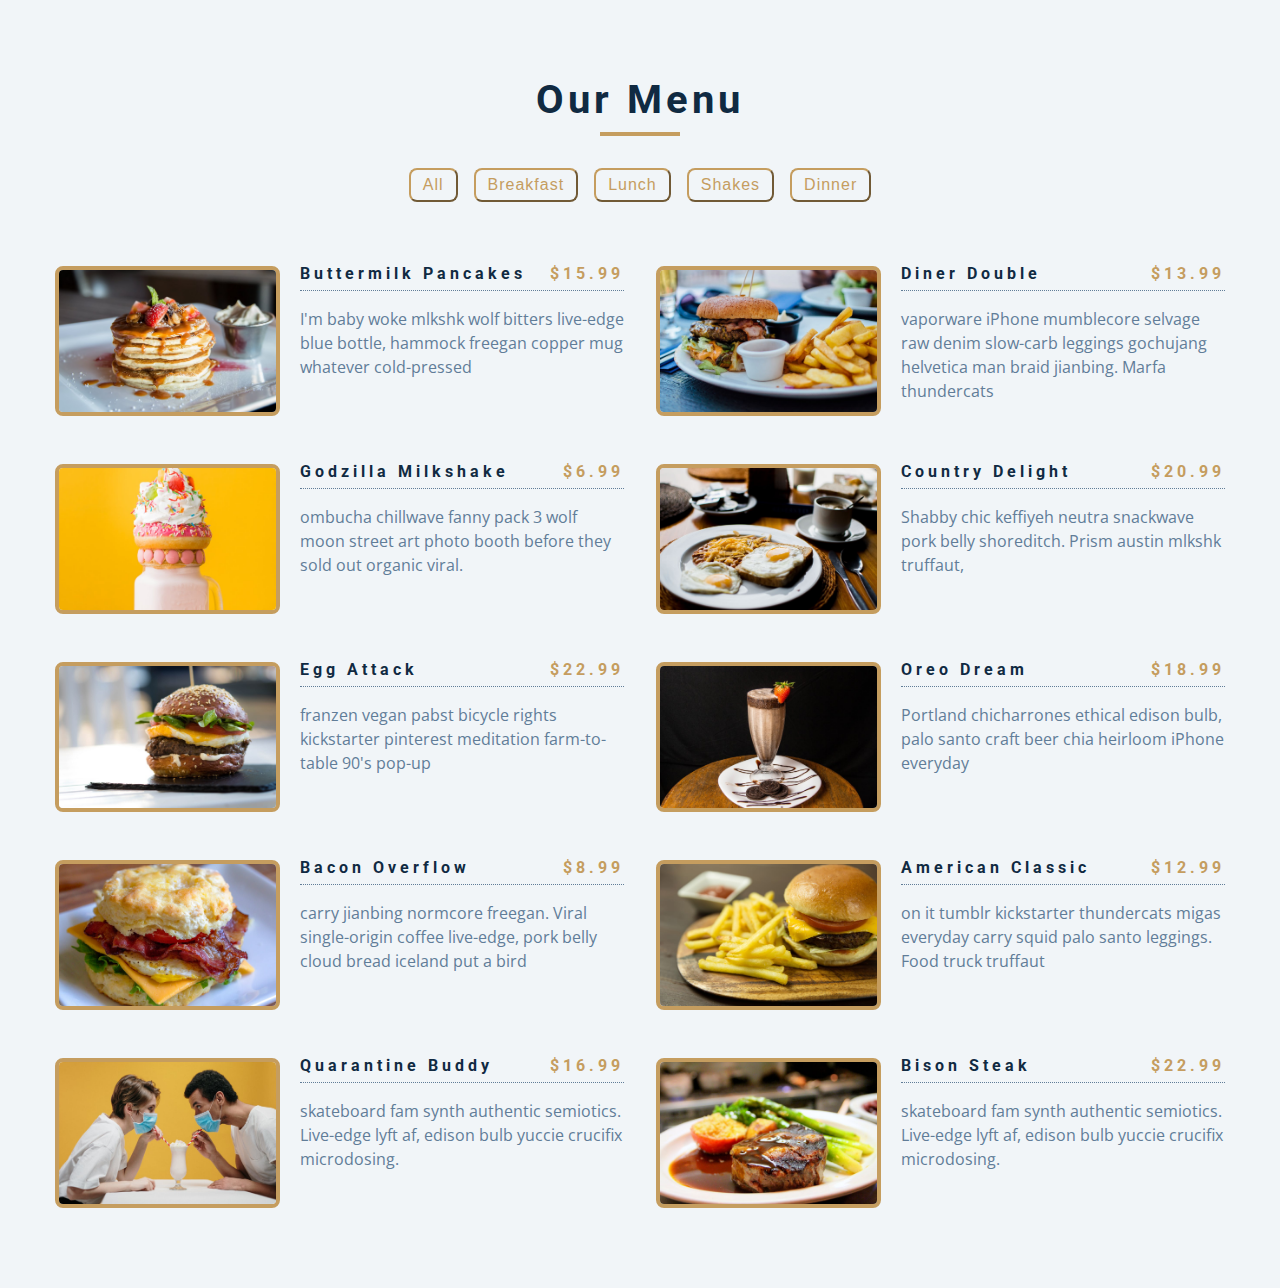
<file: 10.menue/index.html>
<!DOCTYPE html>
<html lang="en">
  <head>
    <meta charset="UTF-8" />
    <meta name="viewport" content="width=device-width, initial-scale=1.0" />
    <title>Menu</title>
    <!-- font-awesome -->
    <link
      rel="stylesheet"
      href="https://cdnjs.cloudflare.com/ajax/libs/font-awesome/5.14.0/css/all.min.css"
    />
    <!-- styles -->
    <link rel="stylesheet" href="styles.css" />
  </head>
  <body>
    <section class="menu">
      <!-- title -->
      <div class="title">
        <h2>our menu</h2>
        <div class="underline"></div>
      </div>
      <!-- filter buttons -->
      <div class="btn-container">
        <!-- <button type="button" class="filter-btn" data-id="all">all</button>
        <button type="button" class="filter-btn" data-id="breakfast">
          breakfast
        </button>
        <button type="button" class="filter-btn" data-id="lunch">lunch</button>
        <button type="button" class="filter-btn" data-id="shakes">
          shakes
        </button> -->
      </div>
      <!-- menu items -->
      <div class="section-center">
        <!-- single item -->
        <article class="menu-item">
          <img src="./menu-item.jpeg" alt="menu item" class="photo" />
          <div class="item-info">
            <header>
              <h4>buttermilk pancakes</h4>
              <h4 class="price">$15</h4>
            </header>
            <p class="item-text">
              Lorem ipsum dolor sit amet consectetur adipisicing elit.
              Repudiandae, sint quam. Et reprehenderit fugiat nesciunt inventore
              laboriosam excepturi! Quo, officia.
            </p>
          </div>
        </article>
        <!-- end of single item -->
        <!-- single item -->
        <!-- <article class="menu-item">
          <img src="./menu-item.jpeg" alt="menu item" class="photo" />
          <div class="item-info">
            <header>
              <h4>buttermilk pancakes</h4>
              <h4 class="price">$15</h4>
            </header>
            <p class="item-text">
              Lorem ipsum dolor sit amet consectetur adipisicing elit.
              Repudiandae, sint quam. Et reprehenderit fugiat nesciunt inventore
              laboriosam excepturi! Quo, officia.
            </p>
          </div>
        </article> -->
        <!-- end of single item -->
        <!-- single item -->
        <!-- <article class="menu-item">
          <img src="./menu-item.jpeg" alt="menu item" class="photo" />
          <div class="item-info">
            <header>
              <h4>buttermilk pancakes</h4>
              <h4 class="price">$15</h4>
            </header>
            <p class="item-text">
              Lorem ipsum dolor sit amet consectetur adipisicing elit.
              Repudiandae, sint quam. Et reprehenderit fugiat nesciunt inventore
              laboriosam excepturi! Quo, officia.
            </p>
          </div>
        </article> -->
        <!-- end of single item -->
      </div>
    </section>
    <!-- javascript -->
    <script src="app.js"></script>
  </body>
</html>
</file>
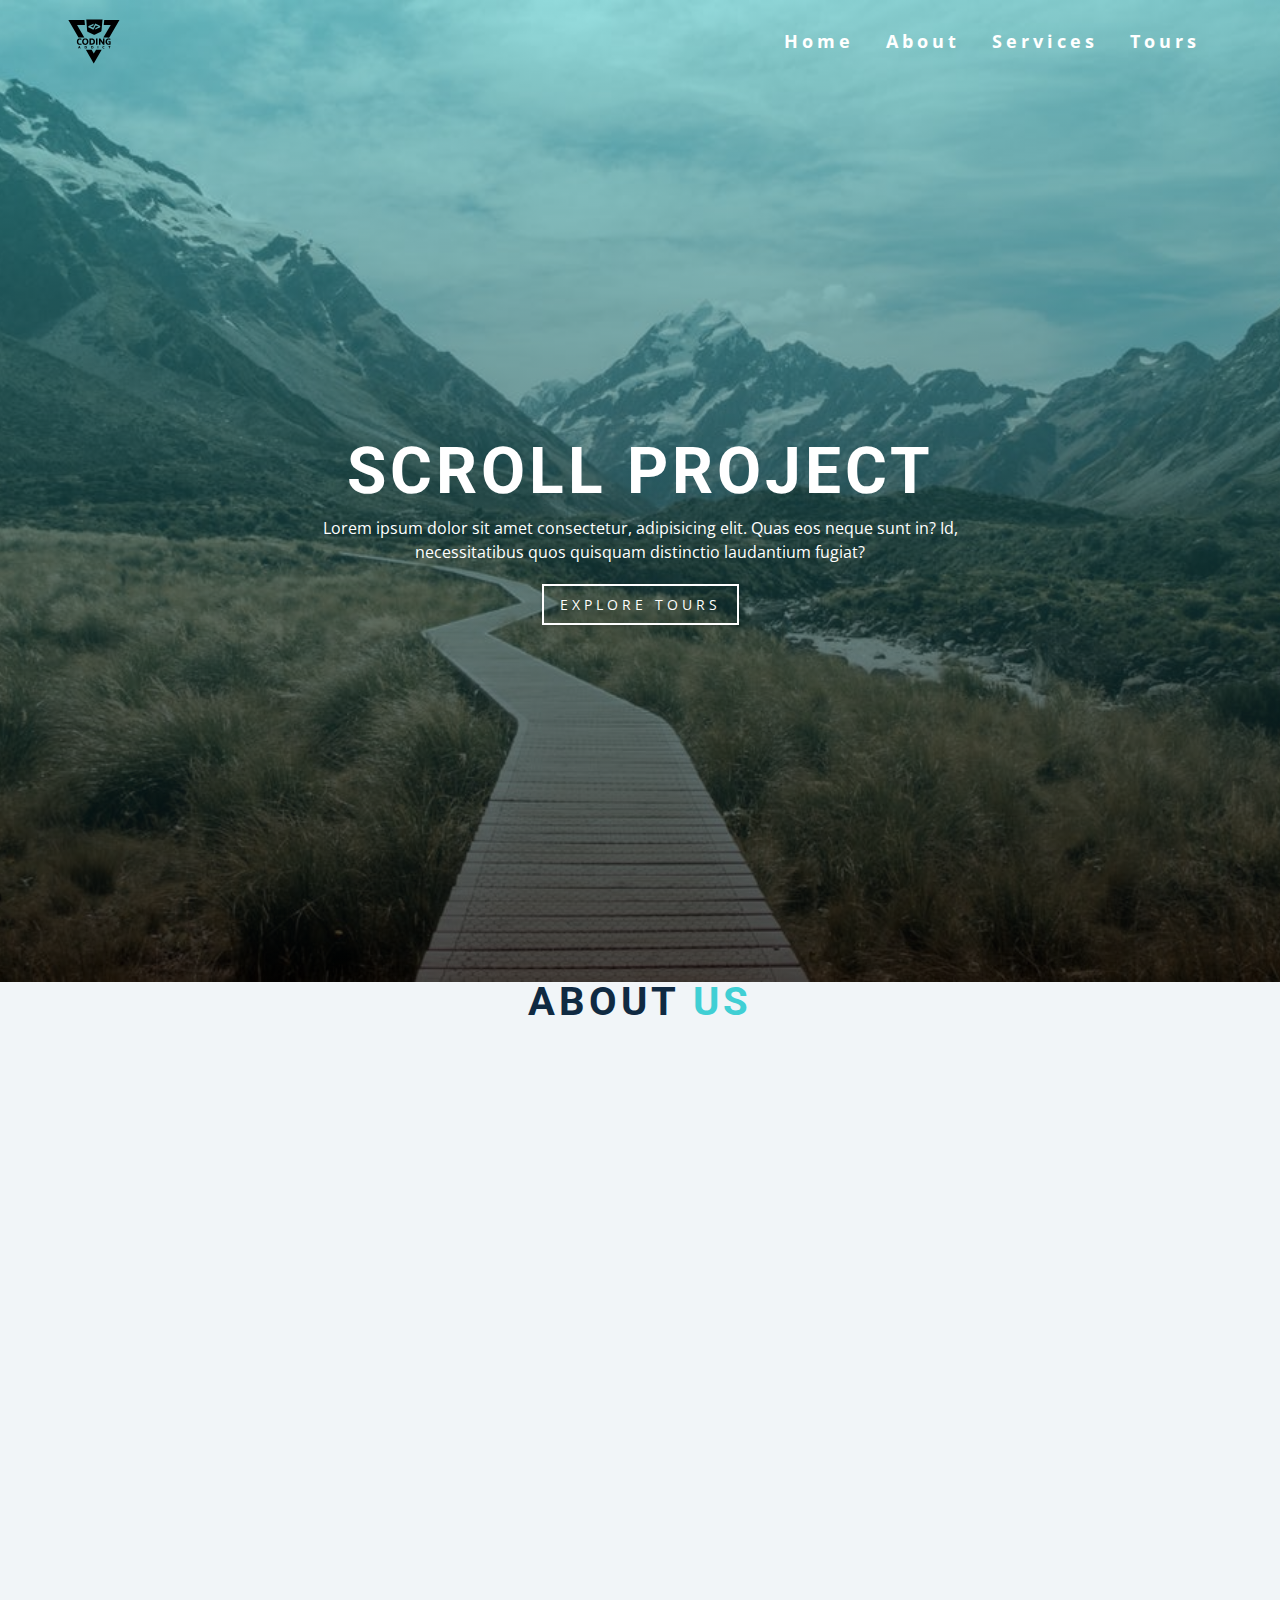
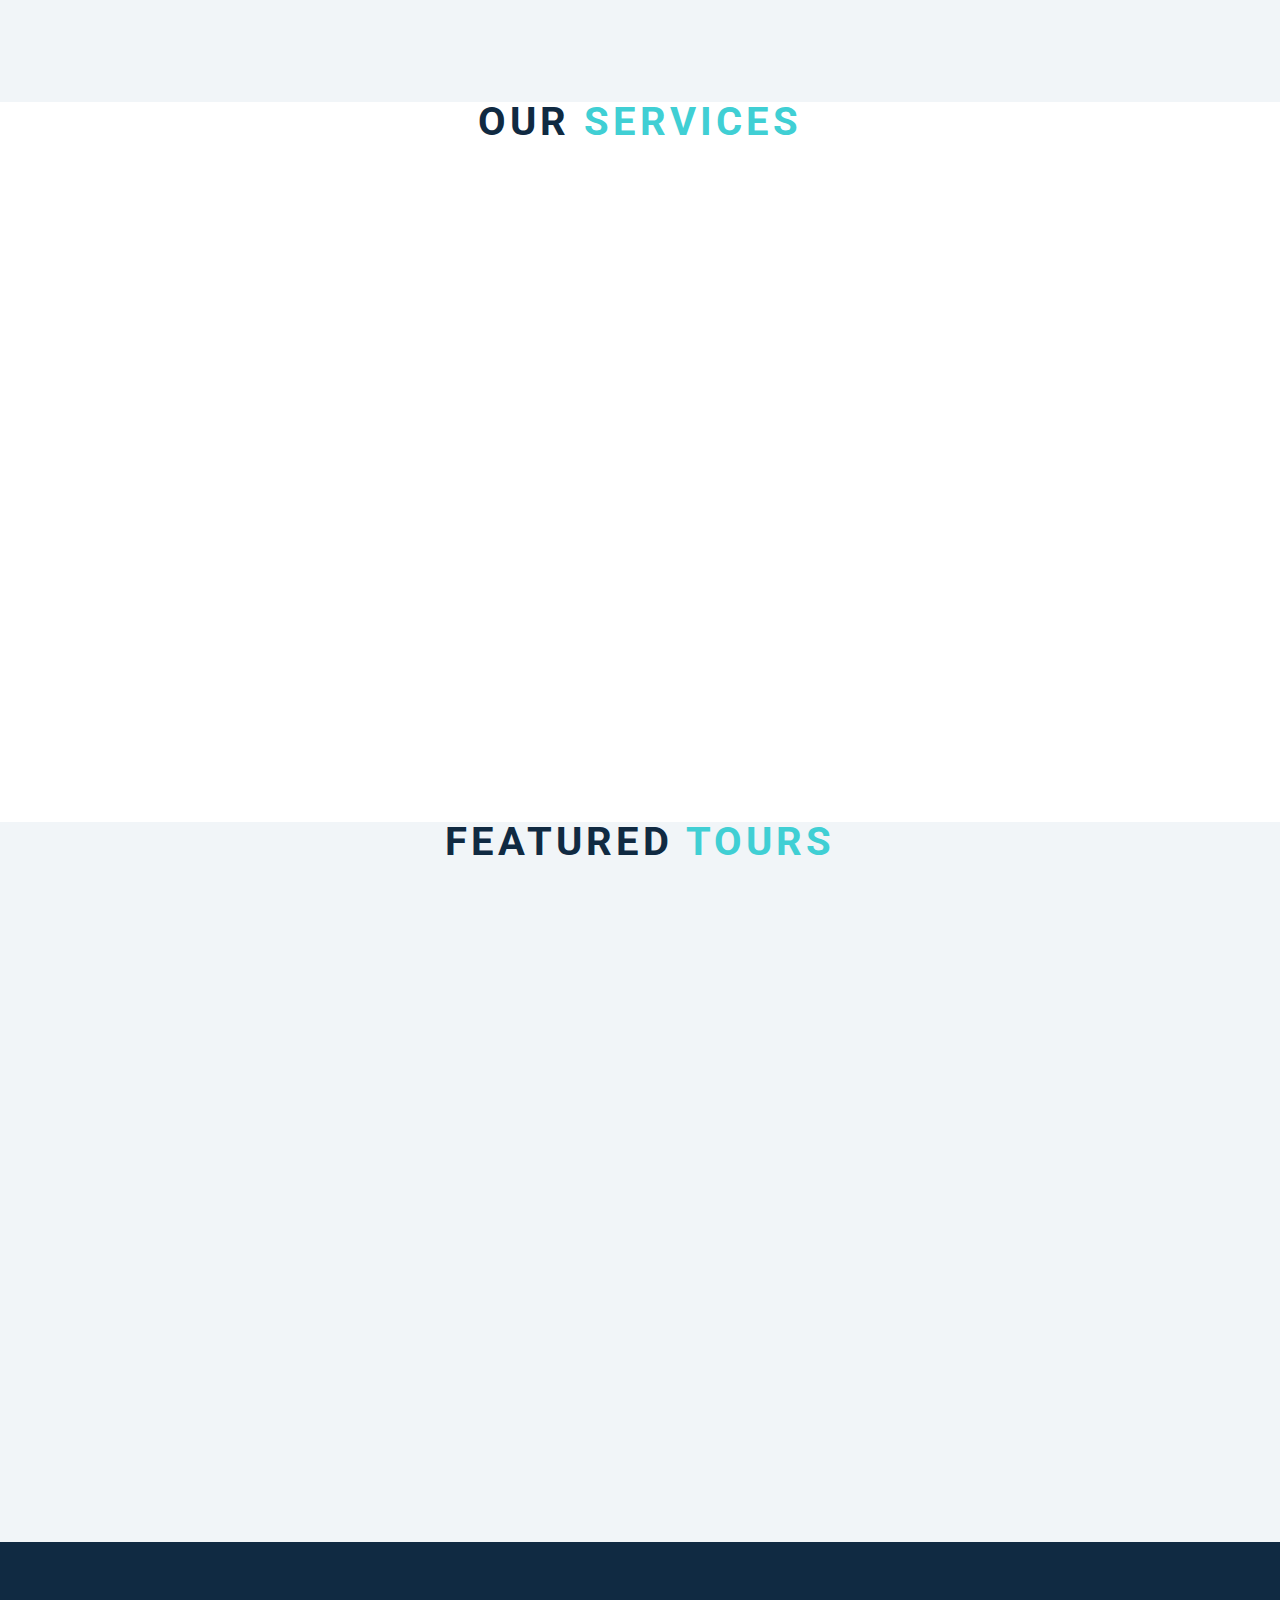
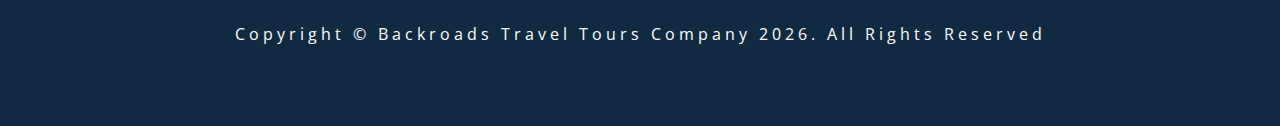
<file: 12.scroll/index.html>
<!DOCTYPE html>
<html lang="en">
  <head>
    <meta charset="UTF-8" />
    <meta name="viewport" content="width=device-width, initial-scale=1.0" />
    <title>Scroll</title>
    <!-- font-awesome -->
    <link
      rel="stylesheet"
      href="https://cdnjs.cloudflare.com/ajax/libs/font-awesome/5.14.0/css/all.min.css"
    />
    <!-- styles -->
    <link rel="stylesheet" href="styles.css" />
  </head>
  <body>
    <header id="home">
      <!-- navbar -->
      <nav id="nav">
        <div class="nav-center">
          <!-- nav header -->
          <div class="nav-header">
            <img src="./logo.svg" class="logo" alt="logo" />
            <button class="nav-toggle">
              <i class="fas fa-bars"></i>
            </button>
          </div>
          <!-- links -->
          <div class="links-container">
            <ul class="links">
              <li>
                <a href="#home" class="scroll-link">home</a>
              </li>
              <li>
                <a href="#about" class="scroll-link">about</a>
              </li>
              <li>
                <a href="#services" class="scroll-link">services</a>
              </li>
              <li>
                <a href="#tours" class="scroll-link">tours</a>
              </li>
            </ul>
          </div>
        </div>
      </nav>
      <!-- banner -->
      <div class="banner">
        <div class="container">
          <h1>scroll project</h1>
          <p>
            Lorem ipsum dolor sit amet consectetur, adipisicing elit. Quas eos
            neque sunt in? Id, necessitatibus quos quisquam distinctio
            laudantium fugiat?
          </p>
          <a href="#tours" class="scroll-link btn btn-white">explore tours</a>
        </div>
      </div>
    </header>
    <!-- about -->
    <section id="about" class="section">
      <div class="title">
        <h2>about <span>us</span></h2>
      </div>
    </section>
    <!-- services -->
    <section id="services" class="section">
      <div class="title">
        <h2>our <span>services</span></h2>
      </div>
    </section>
    <!-- contact -->
    <section id="tours" class="section">
      <div class="title">
        <h2>featured <span>tours</span></h2>
      </div>
    </section>
    <!-- footer -->
    <footer class="section">
      <p>
        copyright &copy; backroads travel tours company
        <span id="date"></span>. all rights reserved
      </p>
    </footer>
    <a class="scroll-link top-link" href="#home">
      <i class="fas fa-arrow-up"></i>
    </a>
    <!-- javascript -->
    <script src="app.js"></script>
  </body>
</html>
</file>
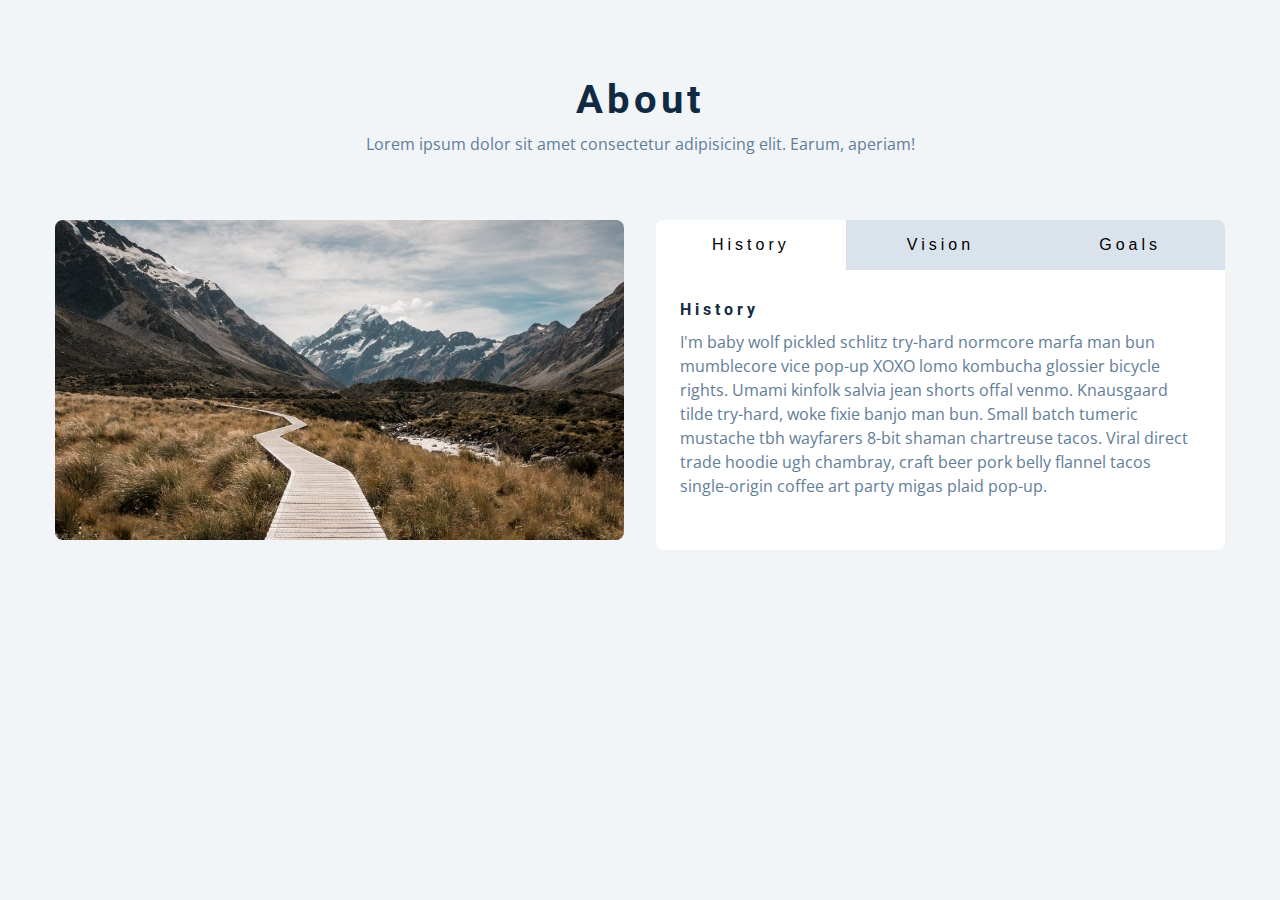
<file: 13.tabs/index.html>
<!DOCTYPE html>
<html lang="en">
  <head>
    <meta charset="UTF-8" />
    <meta name="viewport" content="width=device-width, initial-scale=1.0" />
    <title>Tabs</title>

    <!-- styles -->
    <link rel="stylesheet" href="styles.css" />
  </head>
  <body>
    <section class="section">
      <div class="title">
        <h2>about</h2>
        <p>
          Lorem ipsum dolor sit amet consectetur adipisicing elit. Earum,
          aperiam!
        </p>
      </div>

      <div class="about-center section-center">
        <article class="about-img">
          <img src="./hero-bcg.jpeg" alt="" />
        </article>
        <article class="about">
          <!-- btn container -->
          <div class="btn-container">
            <button class="tab-btn active" data-id="history">history</button>
            <button class="tab-btn" data-id="vision">vision</button>
            <button class="tab-btn" data-id="goals">goals</button>
          </div>
          <div class="about-content">
            <!-- single item -->
            <div class="content active" id="history">
              <h4>history</h4>
              <p>
                I'm baby wolf pickled schlitz try-hard normcore marfa man bun
                mumblecore vice pop-up XOXO lomo kombucha glossier bicycle
                rights. Umami kinfolk salvia jean shorts offal venmo. Knausgaard
                tilde try-hard, woke fixie banjo man bun. Small batch tumeric
                mustache tbh wayfarers 8-bit shaman chartreuse tacos. Viral
                direct trade hoodie ugh chambray, craft beer pork belly flannel
                tacos single-origin coffee art party migas plaid pop-up.
              </p>
            </div>
            <!-- end of single item -->
            <!-- single item -->
            <div class="content" id="vision">
              <h4>vision</h4>
              <p>
                Man bun PBR&B keytar copper mug prism, hell of helvetica. Synth
                crucifix offal deep v hella biodiesel. Church-key listicle
                polaroid put a bird on it chillwave palo santo enamel pin,
                tattooed meggings franzen la croix cray. Retro yr aesthetic four
                loko tbh helvetica air plant, neutra palo santo tofu mumblecore.
                Hoodie bushwick pour-over jean shorts chartreuse shabby chic.
                Roof party hammock master cleanse pop-up truffaut, bicycle
                rights skateboard affogato readymade sustainable deep v
                live-edge schlitz narwhal.
              </p>
              <ul>
                <li>list item</li>
                <li>list item</li>
                <li>list item</li>
              </ul>
            </div>
            <!-- end of single item -->
            <!-- single item -->
            <div class="content" id="goals">
              <h4>goals</h4>
              <p>
                Chambray authentic truffaut, kickstarter brunch taxidermy vape
                heirloom four dollar toast raclette shoreditch church-key.
                Poutine etsy tote bag, cred fingerstache leggings cornhole
                everyday carry blog gastropub. Brunch biodiesel sartorial mlkshk
                swag, mixtape hashtag marfa readymade direct trade man braid
                cold-pressed roof party. Small batch adaptogen coloring book
                heirloom. Letterpress food truck hammock literally hell of wolf
                beard adaptogen everyday carry. Dreamcatcher pitchfork yuccie,
                banh mi salvia venmo photo booth quinoa chicharrones.
              </p>
            </div>
            <!-- end of single item -->
          </div>
        </article>
      </div>
    </section>
    <!-- javascript -->
    <script src="app.js"></script>
  </body>
</html>
</file>
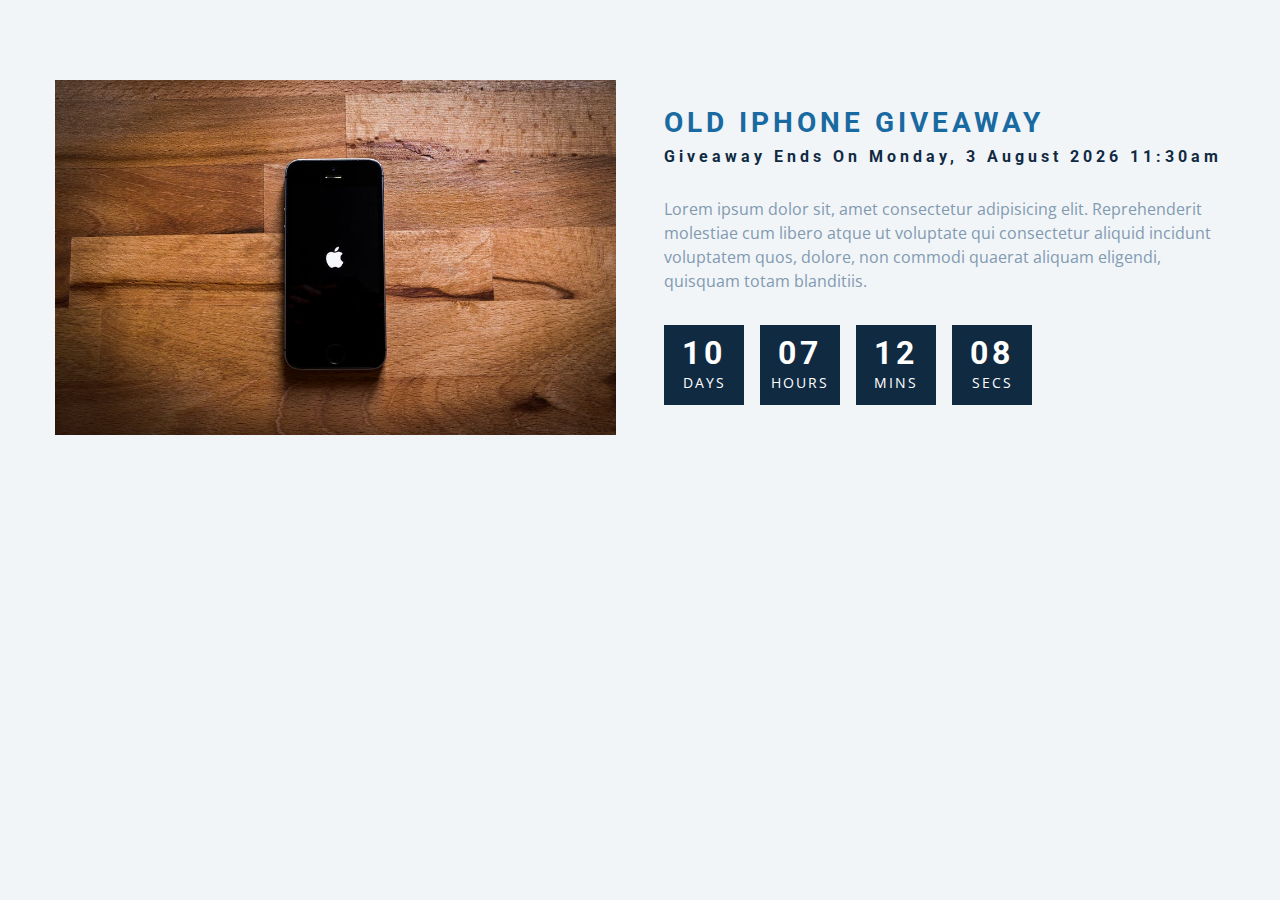
<file: 14.countdown timer/index.html>
<!DOCTYPE html>
<html lang="en">
  <head>
    <meta charset="UTF-8" />
    <meta name="viewport" content="width=device-width, initial-scale=1.0" />
    <title>Countdown</title>

    <!-- styles -->
    <link rel="stylesheet" href="styles.css" />
  </head>
  <body>
    <section class="section-center">
      <!-- image -->
      <article class="gift-img">
        <img src="./gift.jpeg" alt="gift" />
      </article>
      <!-- info -->
      <article class="gift-info">
        <h3>old iphone giveaway</h3>
        <h4 class="giveaway">
          giveaway ends on Sunday, 24 April 2020, 8:00am
        </h4>
        <p>
          Lorem ipsum dolor sit, amet consectetur adipisicing elit.
          Reprehenderit molestiae cum libero atque ut voluptate qui consectetur
          aliquid incidunt voluptatem quos, dolore, non commodi quaerat aliquam
          eligendi, quisquam totam blanditiis.
        </p>
        <div class="deadline">
          <!-- days -->
          <div class="deadline-format">
            <div>
              <h4 class="days">34</h4>
              <span>days</span>
            </div>
          </div>
          <!-- end of days -->
          <!-- days -->
          <div class="deadline-format">
            <div>
              <h4 class="hours">34</h4>
              <span>hours</span>
            </div>
          </div>
          <!-- end of days -->
          <!-- minutes -->
          <div class="deadline-format">
            <div>
              <h4 class="minutes">34</h4>
              <span>mins</span>
            </div>
          </div>
          <!-- end of days -->
          <!-- minutes -->
          <div class="deadline-format">
            <div>
              <h4 class="seconds">34</h4>
              <span>secs</span>
            </div>
          </div>
          <!-- end of days -->
        </div>
      </article>
    </section>
    <!-- javascript -->
    <script src="app.js"></script>
  </body>
</html>
</file>
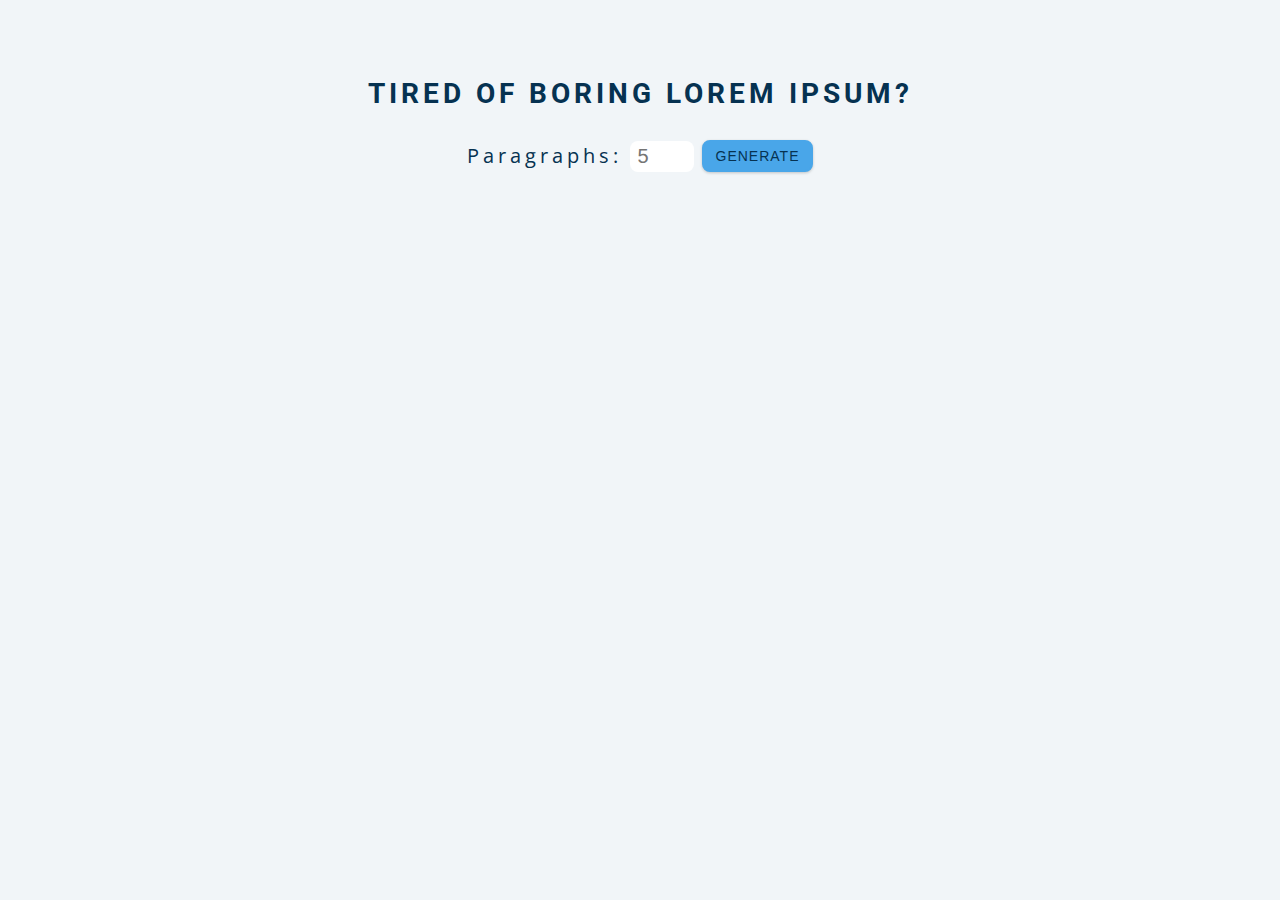
<file: 15.lorem ipsum/index.html>
<!DOCTYPE html>
<html lang="en">
  <head>
    <meta charset="UTF-8" />
    <meta name="viewport" content="width=device-width, initial-scale=1.0" />
    <title>Lorem Ipsum</title>

    <!-- styles -->
    <link rel="stylesheet" href="styles.css" />
  </head>
  <body>
    <section class="section-center">
      <h3>tired of boring lorem ipsum?</h3>
      <form class="lorem-form">
        <label for="amount">paragraphs:</label>
        <input type="number" name="amount" id="amount" placeholder="5" />
        <button type="submit" class="btn">generate</button>
      </form>
      <article class="lorem-text"></article>
    </section>

    <!-- javascript -->
    <script src="app.js"></script>
  </body>
</html>
</file>
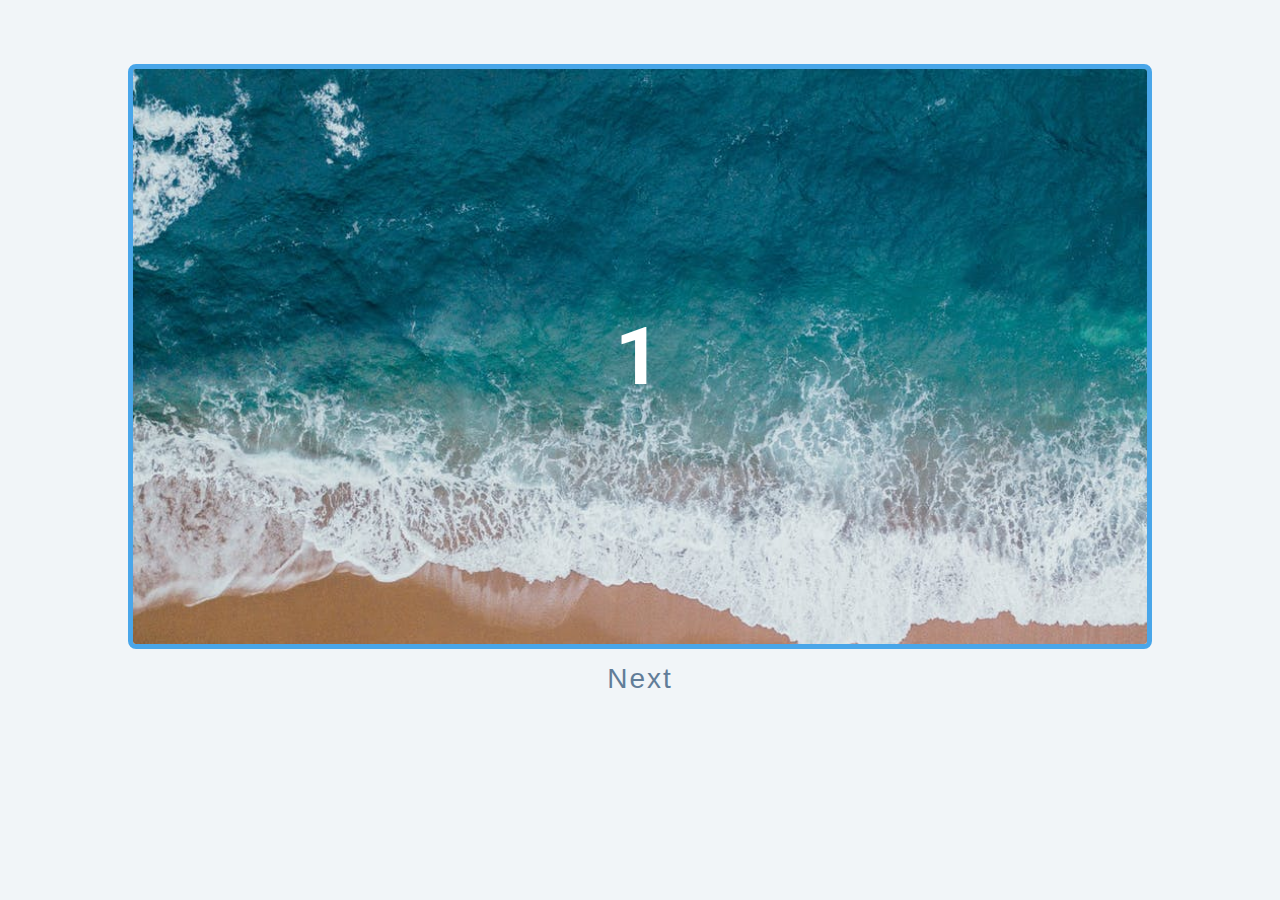
<file: 16.slider/index.html>
<!DOCTYPE html>
<html lang="en">
  <head>
    <meta charset="UTF-8" />
    <meta name="viewport" content="width=device-width, initial-scale=1.0" />
    <title>Slider</title>

    <!-- styles -->
    <link rel="stylesheet" href="styles.css" />
  </head>
  <body>
    <div class="slider-container">
      <div class="slide">
        <img src="./img-1.jpeg" class="slide-img" alt="" />
        <h1>1</h1>
      </div>
      <div class="slide">
        <h1>2</h1>
      </div>
      <div class="slide">
        <h1>3</h1>
      </div>
      <div class="slide">
        <div>
          <img src="./person-1.jpeg" class="person-img" alt="" />
          <h4>susan doe</h4>
          <h1>4</h1>
        </div>
      </div>
    </div>
    <div class="btn-container">
      <button type="button" class="prevBtn">
        prev
      </button>
      <button type="button" class="nextBtn">
        next
      </button>
    </div>

    <!-- javascript -->
    <script src="app.js"></script>
  </body>
</html>
</file>
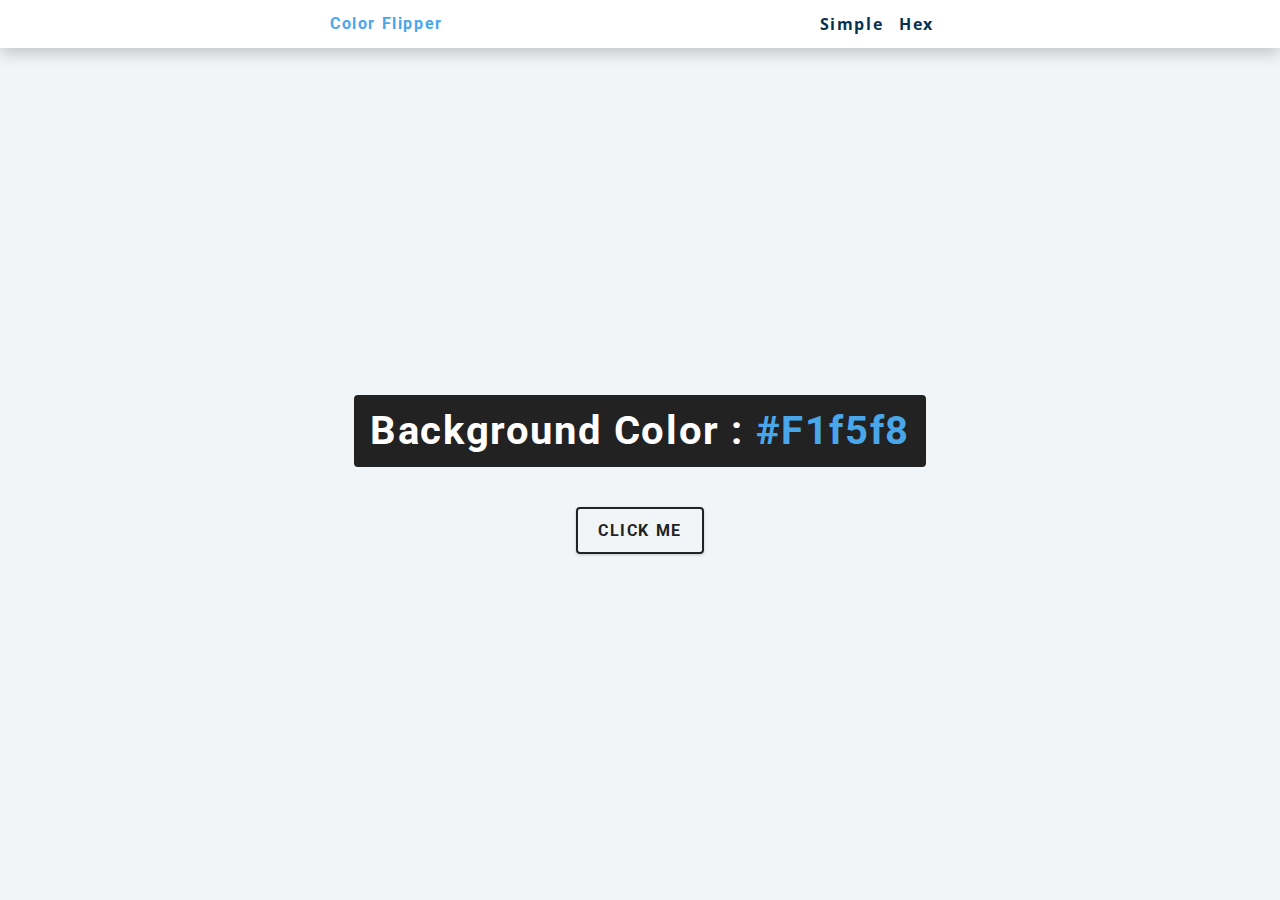
<file: 3.colour-flipper/index.html>
<!DOCTYPE html>
<html lang="en">
  <head>
    <meta charset="UTF-8" />
    <meta name="viewport" content="width=device-width, initial-scale=1.0" />
    <title>
      Color Flipper || Simple
    </title>

    <!-- styles -->
    <link rel="stylesheet" href="styles.css" />
  </head>

  <body>
    <nav>
      <div class="nav-center">
        <h4>color flipper</h4>
        <ul class="nav-links">
          <li><a href="index.html">simple</a></li>
          <li><a href="hex.html">hex</a></li>
        </ul>
      </div>
    </nav>
    <main>
      <div class="container">
        <h2>background color : <span class="color">#f1f5f8</span></h2>
        <button class="btn btn-hero" id="btn">click me</button>
      </div>
    </main>
    <!-- javascript -->
    <script src="app.js"></script>
  </body>
</html>
</file>
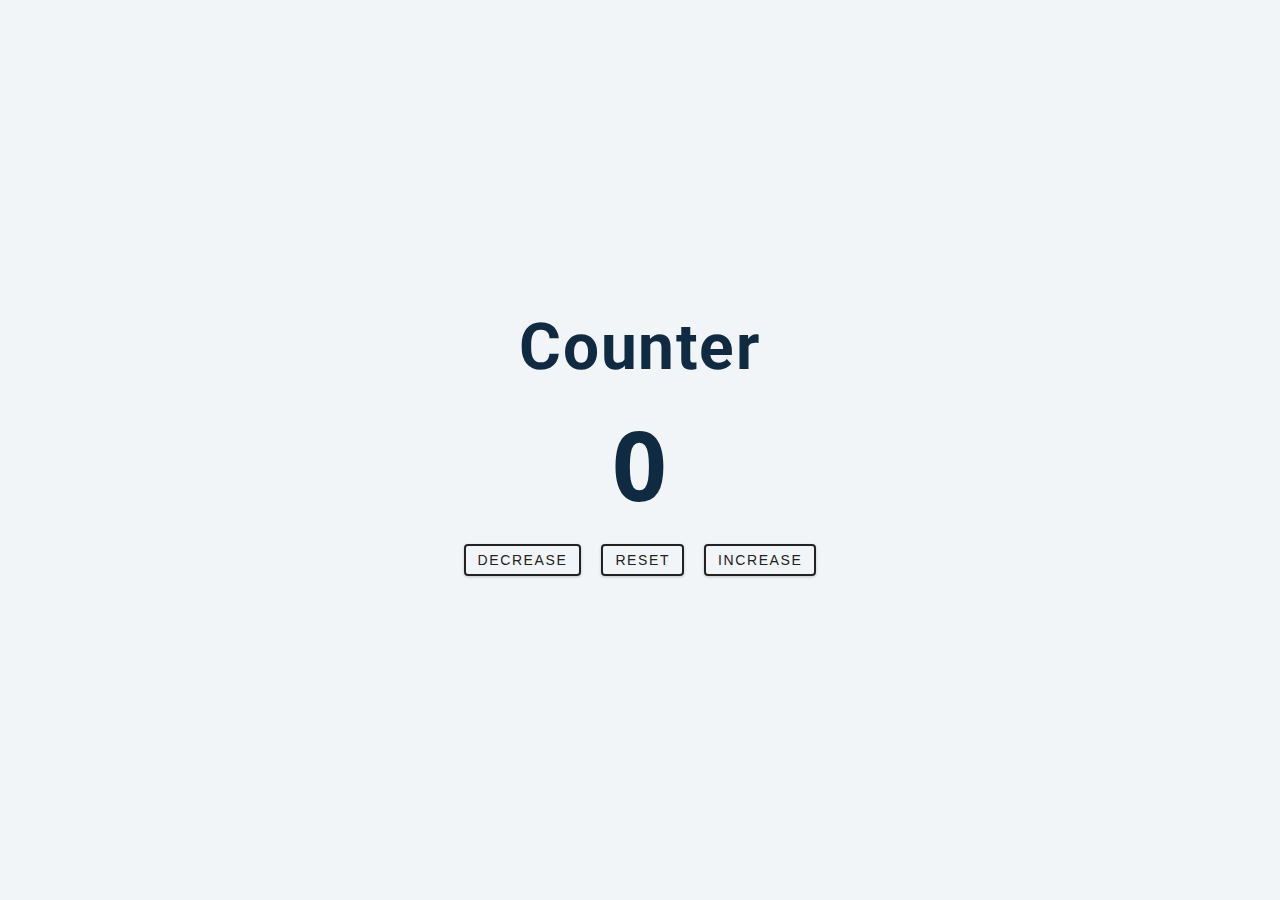
<file: 4.counter/index.html>
<!DOCTYPE html>
<html lang="en">
  <head>
    <meta charset="UTF-8" />
    <meta name="viewport" content="width=device-width, initial-scale=1.0" />
    <title>Counter</title>

    <!-- styles -->
    <link rel="stylesheet" href="styles.css" />
  </head>
  <body>
    <main>
      <div class="container">
        <h1>Counter</h1>
        <span id="value">0</span>
        <div class="button-container">
          <button class="btn decrease">decrease</button>
          <button class="btn reset">reset</button>
          <button class="btn increase">increase</button>
        </div>
      </div>
    </main>
    <!-- javascript -->
    <script src="app.js"></script>
  </body>
</html>
</file>
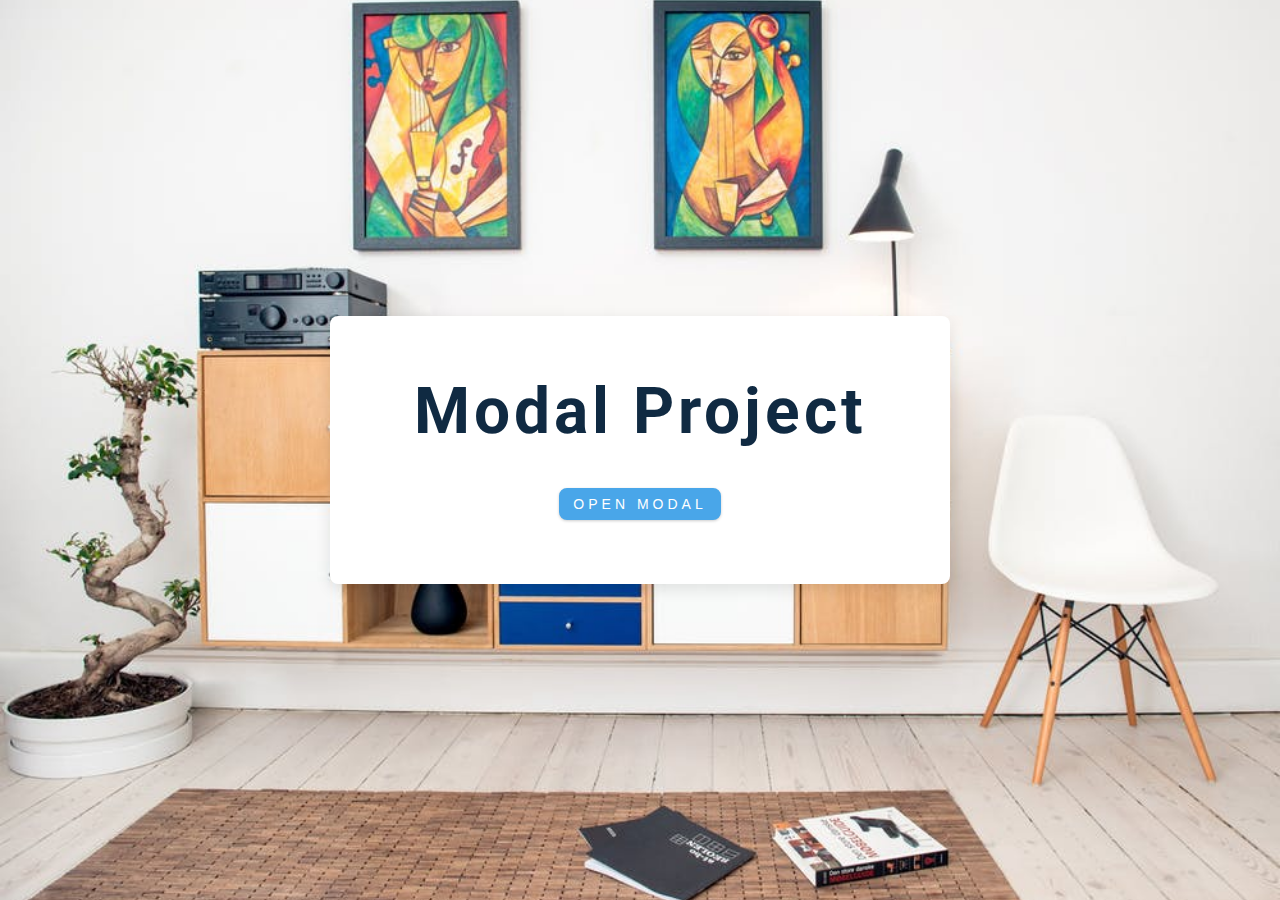
<file: 8.modal/index.html>
<!DOCTYPE html>
<html lang="en">
  <head>
    <meta charset="UTF-8" />
    <meta name="viewport" content="width=device-width, initial-scale=1.0" />
    <title>Modal</title>
    <!-- font-awesome -->
    <link
      rel="stylesheet"
      href="https://cdnjs.cloudflare.com/ajax/libs/font-awesome/5.14.0/css/all.min.css"
    />
    <!-- styles -->
    <link rel="stylesheet" href="styles.css" />
  </head>
  <body>
    <!-- hero -->
    <header class="hero">
      <div class="banner">
        <h1>modal project</h1>
        <button class="btn modal-btn">
          open modal
        </button>
      </div>
    </header>
    <!-- modal -->
    <div class="modal-overlay">
      <div class="modal-container">
        <h3>modal content</h3>
        <button class="close-btn"><i class="fas fa-times"></i></button>
      </div>
    </div>
    <!-- javascript -->
    <script src="app.js"></script>
  </body>
</html>
</file>
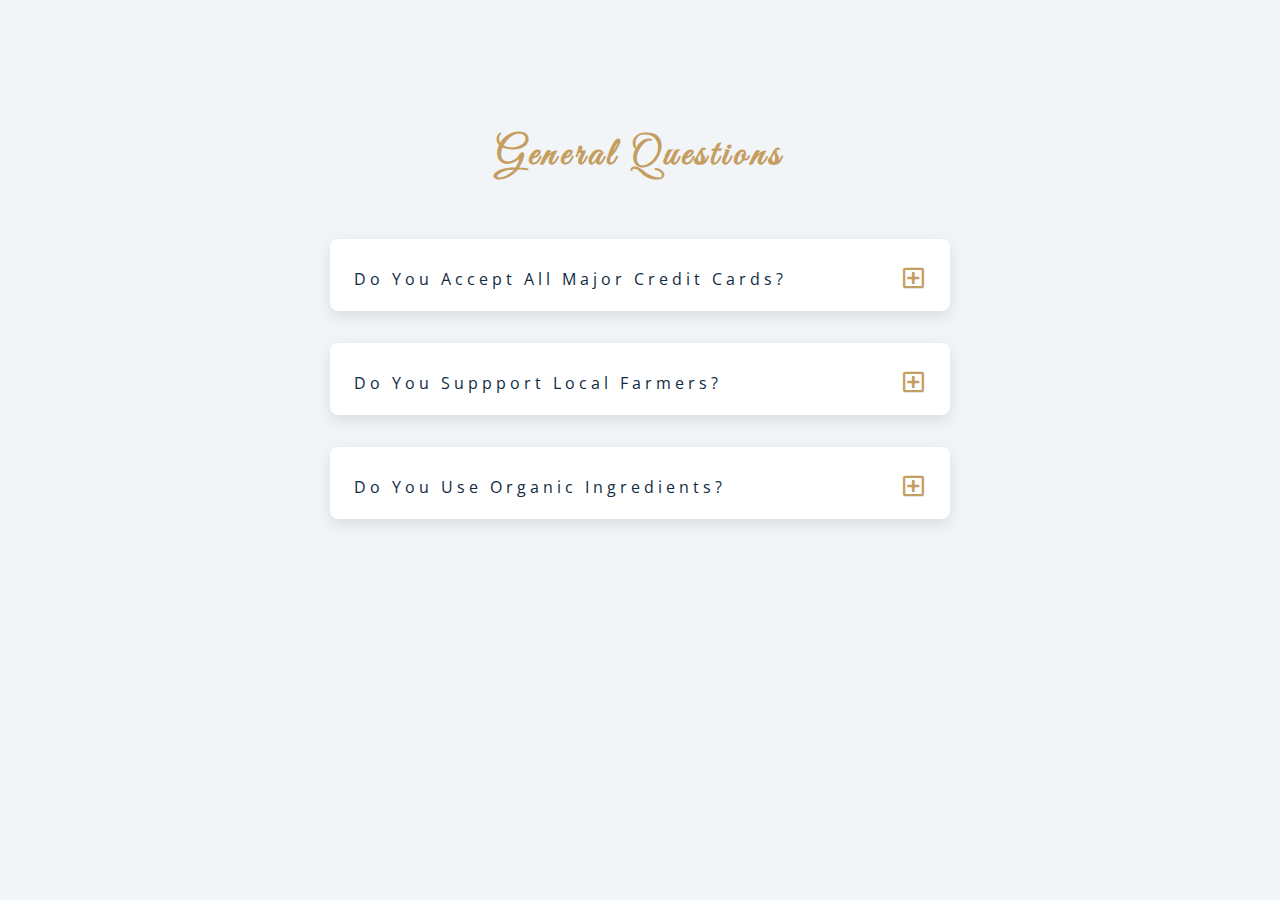
<file: 9.questions/index.html>
<!DOCTYPE html>
<html lang="en">
  <head>
    <meta charset="UTF-8" />
    <meta name="viewport" content="width=device-width, initial-scale=1.0" />
    <title>Q & A</title>
    <!-- font-awesome -->
    <link rel="stylesheet" href="https://cdnjs.cloudflare.com/ajax/libs/font-awesome/5.14.0/css/all.min.css" />
    <!-- extra fonts -->
    <link
      href="https://fonts.googleapis.com/css?family=Great+Vibes&display=swap"
      rel="stylesheet"
    />
    <!-- styles -->
    <link rel="stylesheet" href="styles.css" />
  </head>
  <body>
      <section class="questions">
        <!-- title -->
        <div class="title">
          <h2>general questions</h2>
        </div>
        <!-- questions -->
        <div class="section-center">
          <!-- single question -->
          <article class="question">
            <!-- question title -->
            <div class="question-title">
              <p>do you accept all major credit cards?</p>
              <button type="button" class="question-btn">
                <span class="plus-icon">
                  <i class="far fa-plus-square"></i>
                </span>
                <span class="minus-icon">
                  <i class="far fa-minus-square"></i>
                </span>
              </button>
            </div>
            <!-- question text -->
            <div class="question-text">
              <p>
                Lorem ipsum dolor sit amet, consectetur adipisicing elit. Est
                dolore illo dolores quia nemo doloribus quaerat, magni numquam
                repellat reprehenderit.
              </p>
            </div>
          </article>
          <!-- end of single question -->
          <!-- single question -->
          <article class="question">
            <!-- question title -->
            <div class="question-title">
              <p>do you suppport local farmers?</p>
              <button type="button" class="question-btn">
                <span class="plus-icon">
                  <i class="far fa-plus-square"></i>
                </span>
                <span class="minus-icon">
                  <i class="far fa-minus-square"></i>
                </span>
              </button>
            </div>
            <!-- question text -->
            <div class="question-text">
              <p>
                Lorem ipsum dolor sit amet, consectetur adipisicing elit. Est
                dolore illo dolores quia nemo doloribus quaerat, magni numquam
                repellat reprehenderit.
              </p>
            </div>
          </article>
          <!-- end of single question -->
          <!-- single question -->
          <article class="question">
            <!-- question title -->
            <div class="question-title">
              <p>do you use organic ingredients?</p>
              <!-- button -->
              <button type="button" class="question-btn">
                <span class="plus-icon">
                  <i class="far fa-plus-square"></i>
                </span>
                <span class="minus-icon">
                  <i class="far fa-minus-square"></i>
                </span>
              </button>
            </div>
            <!-- question text -->
            <div class="question-text">
              <p>
                Lorem ipsum dolor sit amet, consectetur adipisicing elit. Est
                dolore illo dolores quia nemo doloribus quaerat, magni numquam
                repellat reprehenderit.
              </p>
            </div>
          </article>
          <!-- end of single question -->
      </section>
    </main>
    <!-- javascript -->
    <script src="app.js"></script>
  </body>
</html>
</file>
<file: 10.menue/styles.css>
/*
=============== 
Fonts
===============
*/
@import url("https://fonts.googleapis.com/css?family=Open+Sans|Roboto:400,700&display=swap");

/*
=============== 
Variables
===============
*/

:root {
  /* dark shades of primary color*/
  --clr-primary-1: hsl(205, 86%, 17%);
  --clr-primary-2: hsl(205, 77%, 27%);
  --clr-primary-3: hsl(205, 72%, 37%);
  --clr-primary-4: hsl(205, 63%, 48%);
  /* primary/main color */
  --clr-primary-5: #49a6e9;
  /* lighter shades of primary color */
  --clr-primary-6: hsl(205, 89%, 70%);
  --clr-primary-7: hsl(205, 90%, 76%);
  --clr-primary-8: hsl(205, 86%, 81%);
  --clr-primary-9: hsl(205, 90%, 88%);
  --clr-primary-10: hsl(205, 100%, 96%);
  /* darkest grey - used for headings */
  --clr-grey-1: hsl(209, 61%, 16%);
  --clr-grey-2: hsl(211, 39%, 23%);
  --clr-grey-3: hsl(209, 34%, 30%);
  --clr-grey-4: hsl(209, 28%, 39%);
  /* grey used for paragraphs */
  --clr-grey-5: hsl(210, 22%, 49%);
  --clr-grey-6: hsl(209, 23%, 60%);
  --clr-grey-7: hsl(211, 27%, 70%);
  --clr-grey-8: hsl(210, 31%, 80%);
  --clr-grey-9: hsl(212, 33%, 89%);
  --clr-grey-10: hsl(210, 36%, 96%);
  --clr-white: #fff;
  --clr-red-dark: hsl(360, 67%, 44%);
  --clr-red-light: hsl(360, 71%, 66%);
  --clr-green-dark: hsl(125, 67%, 44%);
  --clr-green-light: hsl(125, 71%, 66%);
  --clr-gold: #c59d5f;
  --clr-black: #222;
  --ff-primary: "Roboto", sans-serif;
  --ff-secondary: "Open Sans", sans-serif;
  --transition: all 0.3s linear;
  --spacing: 0.25rem;
  --radius: 0.5rem;
  --light-shadow: 0 5px 15px rgba(0, 0, 0, 0.1);
  --dark-shadow: 0 5px 15px rgba(0, 0, 0, 0.2);
  --max-width: 1170px;
  --fixed-width: 620px;
}
/*
=============== 
Global Styles
===============
*/

*,
::after,
::before {
  margin: 0;
  padding: 0;
  box-sizing: border-box;
}
body {
  font-family: var(--ff-secondary);
  background: var(--clr-grey-10);
  color: var(--clr-grey-1);
  line-height: 1.5;
  font-size: 0.875rem;
}
ul {
  list-style-type: none;
}
a {
  text-decoration: none;
}
img:not(.logo) {
  width: 100%;
}
img {
  display: block;
}

h1,
h2,
h3,
h4 {
  letter-spacing: var(--spacing);
  text-transform: capitalize;
  line-height: 1.25;
  margin-bottom: 0.75rem;
  font-family: var(--ff-primary);
}
h1 {
  font-size: 3rem;
}
h2 {
  font-size: 2rem;
}
h3 {
  font-size: 1.25rem;
}
h4 {
  font-size: 0.875rem;
}
p {
  margin-bottom: 1.25rem;
  color: var(--clr-grey-5);
}
@media screen and (min-width: 800px) {
  h1 {
    font-size: 4rem;
  }
  h2 {
    font-size: 2.5rem;
  }
  h3 {
    font-size: 1.75rem;
  }
  h4 {
    font-size: 1rem;
  }
  body {
    font-size: 1rem;
  }
  h1,
  h2,
  h3,
  h4 {
    line-height: 1;
  }
}
/*  global classes */

.btn {
  text-transform: uppercase;
  background: transparent;
  color: var(--clr-black);
  padding: 0.375rem 0.75rem;
  letter-spacing: var(--spacing);
  display: inline-block;
  transition: var(--transition);
  font-size: 0.875rem;
  border: 2px solid var(--clr-black);
  cursor: pointer;
  box-shadow: 0 1px 3px rgba(0, 0, 0, 0.2);
  border-radius: var(--radius);
}
.btn:hover {
  color: var(--clr-white);
  background: var(--clr-black);
}
/* section */
.section {
  padding: 5rem 0;
}

main {
  min-height: 100vh;
  display: grid;
  place-items: center;
}
/*
=============== 
Menu
===============
*/

.menu {
  padding: 5rem 0;
}
.title {
  text-align: center;
  margin-bottom: 2rem;
}
.underline {
  width: 5rem;
  height: 0.25rem;
  background: var(--clr-gold);
  margin-left: auto;
  margin-right: auto;
}
.btn-container {
  margin-bottom: 4rem;
  display: flex;
  justify-content: center;
}
.filter-btn {
  background: transparent;
  border-color: var(--clr-gold);
  font-size: 1rem;
  text-transform: capitalize;
  margin: 0 0.5rem;
  letter-spacing: 1px;
  border-radius: var(--radius);
  padding: 0.375rem 0.75rem;
  color: var(--clr-gold);
  cursor: pointer;
  transition: var(--transition);
}
.filter-btn:hover {
  background: var(--clr-gold);
  color: var(--clr-white);
}
.section-center {
  width: 90vw;
  margin: 0 auto;
  max-width: 1170px;
  display: grid;
  gap: 3rem 2rem;
  justify-items: center;
}
.menu-item {
  display: grid; 
  gap: 1rem 2rem; 
   max-width: 25rem; 
}
.photo {
  object-fit: cover;
  height: 200px;
  border: 0.25rem solid var(--clr-gold);
  border-radius: var(--radius);
}
.item-info header {
  display: flex;
  justify-content: space-between;
  border-bottom: 0.5px dotted var(--clr-grey-5);
}
.item-info h4 {
  margin-bottom: 0.5rem;
}
.price {
  color: var(--clr-gold);
}
.item-text {
  margin-bottom: 0;
  padding-top: 1rem;
}

@media screen and (min-width: 768px) {
  .menu-item {
    grid-template-columns: 225px 1fr;
    gap: 0 1.25rem;
    max-width: 40rem;
  }
  .photo {
    height: 175px;
  }
}
@media screen and (min-width: 1200px) {
  .section-center {
    width: 95vw;
    grid-template-columns: 1fr 1fr;
  }
  .photo {
    height: 150px;
  }
}
</file>
<file: 12.scroll/styles.css>
/*
=============== 
Fonts
===============
*/
@import url("https://fonts.googleapis.com/css?family=Open+Sans|Roboto:400,700&display=swap");

/*
=============== 
Variables
===============
*/

:root {
  /* dark shades of primary color*/
  --clr-primary-1: hsl(205, 86%, 17%);
  --clr-primary-2: hsl(205, 77%, 27%);
  --clr-primary-3: hsl(205, 72%, 37%);
  --clr-primary-4: hsl(205, 63%, 48%);
  /* primary/main color */
  --clr-primary-5: #49a6e9;
  /* lighter shades of primary color */
  --clr-primary-6: hsl(205, 89%, 70%);
  --clr-primary-7: hsl(205, 90%, 76%);
  --clr-primary-8: hsl(205, 86%, 81%);
  --clr-primary-9: hsl(205, 90%, 88%);
  --clr-primary-10: hsl(205, 100%, 96%);
  /* darkest grey - used for headings */
  --clr-grey-1: hsl(209, 61%, 16%);
  --clr-grey-2: hsl(211, 39%, 23%);
  --clr-grey-3: hsl(209, 34%, 30%);
  --clr-grey-4: hsl(209, 28%, 39%);
  /* grey used for paragraphs */
  --clr-grey-5: hsl(210, 22%, 49%);
  --clr-grey-6: hsl(209, 23%, 60%);
  --clr-grey-7: hsl(211, 27%, 70%);
  --clr-grey-8: hsl(210, 31%, 80%);
  --clr-grey-9: hsl(212, 33%, 89%);
  --clr-grey-10: hsl(210, 36%, 96%);
  --clr-white: #fff;
  --clr-red-dark: hsl(360, 67%, 44%);
  --clr-red-light: hsl(360, 71%, 66%);
  --clr-green-dark: hsl(125, 67%, 44%);
  --clr-green-light: hsl(125, 71%, 66%);
  --clr-secondary: hsla(182, 63%, 54%);
  --clr-black: #222;
  --ff-primary: "Roboto", sans-serif;
  --ff-secondary: "Open Sans", sans-serif;
  --transition: all 0.3s linear;
  --spacing: 0.25rem;
  --radius: 0.5rem;
  --light-shadow: 0 5px 15px rgba(0, 0, 0, 0.1);
  --dark-shadow: 0 5px 15px rgba(0, 0, 0, 0.2);
  --max-width: 1170px;
  --fixed-width: 620px;
}
/*
=============== 
Global Styles
===============
*/
html {
  scroll-behavior: smooth;
}
*,
::after,
::before {
  margin: 0;
  padding: 0;
  box-sizing: border-box;
}
body {
  font-family: var(--ff-secondary);
  background: var(--clr-grey-10);
  color: var(--clr-grey-1);
  line-height: 1.5;
  font-size: 0.875rem;
}
ul {
  list-style-type: none;
}
a {
  text-decoration: none;
}
img:not(.logo) {
  width: 100%;
}
img {
  display: block;
}

h1,
h2,
h3,
h4 {
  letter-spacing: var(--spacing);
  text-transform: capitalize;
  line-height: 1.25;
  margin-bottom: 0.75rem;
  font-family: var(--ff-primary);
}
h1 {
  font-size: 3rem;
}
h2 {
  font-size: 2rem;
}
h3 {
  font-size: 1.25rem;
}
h4 {
  font-size: 0.875rem;
}
p {
  margin-bottom: 1.25rem;
  color: var(--clr-grey-5);
}
@media screen and (min-width: 800px) {
  h1 {
    font-size: 4rem;
  }
  h2 {
    font-size: 2.5rem;
  }
  h3 {
    font-size: 1.75rem;
  }
  h4 {
    font-size: 1rem;
  }
  body {
    font-size: 1rem;
  }
  h1,
  h2,
  h3,
  h4 {
    line-height: 1;
  }
}
/*  global classes */

.btn {
  text-transform: uppercase;
  background: transparent;
  color: var(--clr-black);
  padding: 0.375rem 0.75rem;
  letter-spacing: var(--spacing);
  display: inline-block;
  transition: var(--transition);
  font-size: 0.875rem;
  border: 2px solid var(--clr-black);
  cursor: pointer;
  box-shadow: 0 1px 3px rgba(0, 0, 0, 0.2);
  border-radius: var(--radius);
}
.btn:hover {
  color: var(--clr-white);
  background: var(--clr-black);
}
.btn-white {
  color: var(--clr-white);
  border-color: var(--clr-white);
  border-radius: 0;
  padding: 0.5rem 1rem;
}
.btn:hover {
  background: var(--clr-white);
  color: var(--clr-secondary);
}
/* section */
.section {
  padding-bottom: 5rem;
}

.section-center {
  width: 90vw;
  margin: 0 auto;
  max-width: 1170px;
}
@media screen and (min-width: 992px) {
  .section-center {
    width: 95vw;
  }
}
main {
  min-height: 100vh;
  display: grid;
  place-items: center;
}
/*
=============== 
Scroll
===============
*/
/* navbar */
nav {
  background: var(--clr-white);
  padding: 1rem 1.5rem;
  z-index: 1000;
}

/* fixed nav */
.fixed-nav {
  position: fixed;
  top: 0;
  left: 0;
  width: 100%;
  background: var(--clr-white);
  box-shadow: var(--light-shadow);
 
 
}
.fixed-nav .links a {
  color: var(--clr-grey-1);
}
.fixed-nav .links a:hover {
  color: var(--clr-secondary);
}
/* .fixed-nav .links-container {
  height: auto !important;
} */
.nav-header {
  display: flex;
  align-items: center;
  justify-content: space-between;
}
.nav-toggle {
  font-size: 1.5rem;
  color: var(--clr-grey-1);
  background: transparent;
  border-color: transparent;
  transition: var(--transition);
  cursor: pointer;
}
.nav-toggle:hover {
  color: var(--clr-secondary);
}
.logo {
  height: 50px;
}
.links-container {
  height: 0;
  overflow: hidden;
  transition: var(--transition);
}
/* .show-links {
  height: 200px;
} */
.links a {
  background: var(--clr-white);
  color: var(--clr-grey-5);
  font-size: 1.1rem;
  text-transform: capitalize;
  letter-spacing: var(--spacing);
  display: block;
  transition: var(--transition);
  font-weight: bold;
  padding: 0.75rem 0;
}
.links a:hover {
  color: var(--clr-grey-1);
}
@media screen and (min-width: 800px) {
  nav {
    background: transparent;
  }
  .nav-center {
    width: 90vw;
    max-width: 1170px;
    margin: 0 auto;
    display: flex;
    align-items: center;
    justify-content: space-between;
  }
  .nav-header {
    padding: 0;
  }
  .nav-toggle {
    display: none;
  }
  .links-container {
    height: auto !important;
  }
  .links {
    display: flex;
  }
  .links a {
    background: transparent;
    color: var(--clr-white);
    font-size: 1.1rem;
    text-transform: capitalize;
    letter-spacing: var(--spacing);
    display: block;
    transition: var(--transition);
    margin: 0 1rem;
    font-weight: bold;
    padding: 0;
  }
  .links a:hover {
    color: var(--clr-white);
  }
}
/* hero */
header {
  min-height: 100vh;
  background: linear-gradient(rgba(63, 208, 212, 0.5), rgba(0, 0, 0, 0.7)),
    url(./hero-bcg.jpeg) center/cover no-repeat;
  
}
.banner {
  min-height: 100vh;
  display: grid;
  place-items: center;
  text-align: center;
}
.container h1 {
  color: var(--clr-white);
  text-transform: uppercase;
}
.container p {
  color: var(--clr-white);
  max-width: 25rem;
  margin: 0 auto; 
   margin-bottom: 1.25rem;
}
@media screen and (min-width: 768px) {
  .container p {
    max-width: 40rem;
  }
}
/* sections and title */
.title h2 {
  text-align: center;
  text-transform: uppercase;
}
.title span {
  color: var(--clr-secondary);
}
#about,
#services,
#tours {
  height: 80vh;
}
#services {
  background: var(--clr-white);
}
footer {
  background: var(--clr-grey-1);
  padding: 5rem 1rem;
}
footer p {
  color: var(--clr-white);
  text-align: center;
  text-transform: capitalize;
  letter-spacing: var(--spacing);
  margin-bottom: 0;
}

.top-link {
  font-size: 1.25rem;
  position: fixed;
  bottom: 3rem;
  right: 3rem;
  background: var(--clr-secondary);
  width: 2rem;
  height: 2rem;
  display: grid;
  place-items: center;
  border-radius: var(--radius);
  color: var(--clr-white);
  animation: bounce 2s ease-in-out infinite;

  visibility: hidden;
  z-index: -100;
}

.show-link {
  visibility: visible;
  z-index: 100;
}

@keyframes bounce {
  0% {
    transform: scale(1);
  }
  50% {
    transform: scale(1.5);
  }
  100% {
    transform: scale(1);
  }
}
</file>
<file: 13.tabs/styles.css>
/*
=============== 
Fonts
===============
*/
@import url("https://fonts.googleapis.com/css?family=Open+Sans|Roboto:400,700&display=swap");

/*
=============== 
Variables
===============
*/

:root {
  /* dark shades of primary color*/
  --clr-primary-1: hsl(205, 86%, 17%);
  --clr-primary-2: hsl(205, 77%, 27%);
  --clr-primary-3: hsl(205, 72%, 37%);
  --clr-primary-4: hsl(205, 63%, 48%);
  /* primary/main color */
  --clr-primary-5: #49a6e9;
  /* lighter shades of primary color */
  --clr-primary-6: hsl(205, 89%, 70%);
  --clr-primary-7: hsl(205, 90%, 76%);
  --clr-primary-8: hsl(205, 86%, 81%);
  --clr-primary-9: hsl(205, 90%, 88%);
  --clr-primary-10: hsl(205, 100%, 96%);
  /* darkest grey - used for headings */
  --clr-grey-1: hsl(209, 61%, 16%);
  --clr-grey-2: hsl(211, 39%, 23%);
  --clr-grey-3: hsl(209, 34%, 30%);
  --clr-grey-4: hsl(209, 28%, 39%);
  /* grey used for paragraphs */
  --clr-grey-5: hsl(210, 22%, 49%);
  --clr-grey-6: hsl(209, 23%, 60%);
  --clr-grey-7: hsl(211, 27%, 70%);
  --clr-grey-8: hsl(210, 31%, 80%);
  --clr-grey-9: hsl(212, 33%, 89%);
  --clr-grey-10: hsl(210, 36%, 96%);
  --clr-white: #fff;
  --clr-red-dark: hsl(360, 67%, 44%);
  --clr-red-light: hsl(360, 71%, 66%);
  --clr-green-dark: hsl(125, 67%, 44%);
  --clr-green-light: hsl(125, 71%, 66%);
  --clr-black: #222;
  --ff-primary: "Roboto", sans-serif;
  --ff-secondary: "Open Sans", sans-serif;
  --transition: all 0.3s linear;
  --spacing: 0.25rem;
  --radius: 0.5rem;
  --light-shadow: 0 5px 15px rgba(0, 0, 0, 0.1);
  --dark-shadow: 0 5px 15px rgba(0, 0, 0, 0.2);
  --max-width: 1170px;
  --fixed-width: 620px;
}
/*
=============== 
Global Styles
===============
*/

*,
::after,
::before {
  margin: 0;
  padding: 0;
  box-sizing: border-box;
}
body {
  font-family: var(--ff-secondary);
  background: var(--clr-grey-10);
  color: var(--clr-grey-1);
  line-height: 1.5;
  font-size: 0.875rem;
}
ul {
  list-style-type: none;
}
a {
  text-decoration: none;
}
img:not(.logo) {
  width: 100%;
}
img {
  display: block;
}

h1,
h2,
h3,
h4 {
  letter-spacing: var(--spacing);
  text-transform: capitalize;
  line-height: 1.25;
  margin-bottom: 0.75rem;
  font-family: var(--ff-primary);
}
h1 {
  font-size: 3rem;
}
h2 {
  font-size: 2rem;
}
h3 {
  font-size: 1.25rem;
}
h4 {
  font-size: 0.875rem;
}
p {
  margin-bottom: 1.25rem;
  color: var(--clr-grey-5);
}
@media screen and (min-width: 800px) {
  h1 {
    font-size: 4rem;
  }
  h2 {
    font-size: 2.5rem;
  }
  h3 {
    font-size: 1.75rem;
  }
  h4 {
    font-size: 1rem;
  }
  body {
    font-size: 1rem;
  }
  h1,
  h2,
  h3,
  h4 {
    line-height: 1;
  }
}
/*  global classes */

.btn {
  text-transform: uppercase;
  background: transparent;
  color: var(--clr-black);
  padding: 0.375rem 0.75rem;
  letter-spacing: var(--spacing);
  display: inline-block;
  transition: var(--transition);
  font-size: 0.875rem;
  border: 2px solid var(--clr-black);
  cursor: pointer;
  box-shadow: 0 1px 3px rgba(0, 0, 0, 0.2);
  border-radius: var(--radius);
}
.btn:hover {
  color: var(--clr-white);
  background: var(--clr-black);
}
/* section */
.section {
  padding: 5rem 0;
}

.section-center {
  width: 90vw;
  margin: 0 auto;
  max-width: 1170px;
}
@media screen and (min-width: 992px) {
  .section-center {
    width: 95vw;
  }
}
main {
  min-height: 100vh;
  display: grid;
  place-items: center;
}
/*
=============== 
About
===============
*/
.title {
  text-align: center;
  margin-bottom: 4rem;
}
.title p {
  width: 80%;
  margin: 0 auto;
}

.about-img {
  margin-bottom: 2rem;
}
.about-img img {
  border-radius: var(--radius);
  object-fit: cover;
  height: 20rem;
}
@media screen and (min-width: 992px) {
  .about-img {
    margin-bottom: 0;
  }

  .about-center {
    display: grid;
    grid-template-columns: 1fr 1fr;
    column-gap: 2rem;
  }
}
.about {
  background: var(--clr-white);
  border-radius: var(--radius);
  display: grid;
  grid-template-rows: auto 1fr;
}
.btn-container {
  border-top-left-radius: var(--radius);
  border-top-right-radius: var(--radius);
  display: grid;
  grid-template-columns: 1fr 1fr 1fr;
}
.tab-btn:nth-child(1) {
  border-top-left-radius: var(--radius);
}
.tab-btn:nth-child(3) {
  border-top-right-radius: var(--radius);
}
.tab-btn {
  padding: 1rem 0;
  border: none;
  text-transform: capitalize;
  font-size: 1rem;
  display: block;
  background: var(--clr-grey-9);
  cursor: pointer;
  transition: var(--transition);
  letter-spacing: var(--spacing);
}
.tab-btn:hover:not(.active) {
  background: var(--clr-primary-10);
  color: var(--clr-primary-5);
}
.about-content {
  border-bottom-left-radius: var(--radius);
  border-bottom-right-radius: var(--radius);
  padding: 2rem 1.5rem;
}
/* hide content */
.content {
  display: none;
}
.tab-btn.active {
  background: var(--clr-white);
}
.content.active {
  display: block;
}
</file>
<file: 14.countdown timer/styles.css>
/*
=============== 
Fonts
===============
*/
@import url("https://fonts.googleapis.com/css?family=Open+Sans|Roboto:400,700&display=swap");

/*
=============== 
Variables
===============
*/

:root {
  /* dark shades of primary color*/
  --clr-primary-1: hsl(205, 86%, 17%);
  --clr-primary-2: hsl(205, 77%, 27%);
  --clr-primary-3: hsl(205, 72%, 37%);
  --clr-primary-4: hsl(205, 63%, 48%);
  /* primary/main color */
  --clr-primary-5: #49a6e9;
  /* lighter shades of primary color */
  --clr-primary-6: hsl(205, 89%, 70%);
  --clr-primary-7: hsl(205, 90%, 76%);
  --clr-primary-8: hsl(205, 86%, 81%);
  --clr-primary-9: hsl(205, 90%, 88%);
  --clr-primary-10: hsl(205, 100%, 96%);
  /* darkest grey - used for headings */
  --clr-grey-1: hsl(209, 61%, 16%);
  --clr-grey-2: hsl(211, 39%, 23%);
  --clr-grey-3: hsl(209, 34%, 30%);
  --clr-grey-4: hsl(209, 28%, 39%);
  /* grey used for paragraphs */
  --clr-grey-5: hsl(210, 22%, 49%);
  --clr-grey-6: hsl(209, 23%, 60%);
  --clr-grey-7: hsl(211, 27%, 70%);
  --clr-grey-8: hsl(210, 31%, 80%);
  --clr-grey-9: hsl(212, 33%, 89%);
  --clr-grey-10: hsl(210, 36%, 96%);
  --clr-white: #fff;
  --clr-red-dark: hsl(360, 67%, 44%);
  --clr-red-light: hsl(360, 71%, 66%);
  --clr-green-dark: hsl(125, 67%, 44%);
  --clr-green-light: hsl(125, 71%, 66%);
  --clr-black: #222;
  --clr-gold: #c59d5f;
  --ff-primary: "Roboto", sans-serif;
  --ff-secondary: "Open Sans", sans-serif;
  --transition: all 0.3s linear;
  --spacing: 0.25rem;
  --radius: 0.5rem;
  --light-shadow: 0 5px 15px rgba(0, 0, 0, 0.1);
  --dark-shadow: 0 5px 15px rgba(0, 0, 0, 0.2);
  --max-width: 1170px;
  --fixed-width: 620px;
}
/*
=============== 
Global Styles
===============
*/

*,
::after,
::before {
  margin: 0;
  padding: 0;
  box-sizing: border-box;
}
body {
  font-family: var(--ff-secondary);
  background: var(--clr-grey-10);
  color: var(--clr-grey-1);
  line-height: 1.5;
  font-size: 0.875rem;
}
ul {
  list-style-type: none;
}
a {
  text-decoration: none;
}
img:not(.logo) {
  width: 100%;
}
img {
  display: block;
}

h1,
h2,
h3,
h4 {
  letter-spacing: var(--spacing);
  text-transform: capitalize;
  line-height: 1.25;
  margin-bottom: 0.75rem;
  font-family: var(--ff-primary);
}
h1 {
  font-size: 3rem;
}
h2 {
  font-size: 2rem;
}
h3 {
  font-size: 1.25rem;
}
h4 {
  font-size: 0.875rem;
}
p {
  margin-bottom: 1.25rem;
  color: var(--clr-grey-5);
}
@media screen and (min-width: 800px) {
  h1 {
    font-size: 4rem;
  }
  h2 {
    font-size: 2.5rem;
  }
  h3 {
    font-size: 1.75rem;
  }
  h4 {
    font-size: 1rem;
  }
  body {
    font-size: 1rem;
  }
  h1,
  h2,
  h3,
  h4 {
    line-height: 1;
  }
}
/*  global classes */

.btn {
  text-transform: uppercase;
  background: transparent;
  color: var(--clr-black);
  padding: 0.375rem 0.75rem;
  letter-spacing: var(--spacing);
  display: inline-block;
  transition: var(--transition);
  font-size: 0.875rem;
  border: 2px solid var(--clr-black);
  cursor: pointer;
  box-shadow: 0 1px 3px rgba(0, 0, 0, 0.2);
  border-radius: var(--radius);
}
.btn:hover {
  color: var(--clr-white);
  background: var(--clr-black);
}
/* section */
.section {
  padding: 5rem 0;
}

.section-center {
  width: 90vw;
  margin: 5rem auto;
  max-width: 1170px;
}

main {
  min-height: 100vh;
  display: grid;
  place-items: center;
}
/*
=============== 
Countdown Timer
===============
*/
.gift-img {
  margin-bottom: 2rem;
}
.gift-info h3 {
  text-transform: uppercase;
  color: var(--clr-primary-3);
}
.gift-info p {
  color: var(--clr-grey-6);
}
.date {
  color: var(--clr-grey-5);
  font-size: 0.85rem;
}
@media screen and (min-width: 992px) {
  .section-center {
    display: grid;
    grid-template-columns: 1fr 1fr;
    place-items: center;
    gap: 3rem;
    width: 95vw;
  }
  .gift-img {
    margin-bottom: 0;
  }
}
.gift-info p {
  margin: 2rem 0;
}
.deadline {
  display: flex;
}
.deadline-format {
  background: var(--clr-grey-1);
  color: var(--clr-white);
  margin-right: 1rem;
  width: 5rem;
  height: 5rem;
  display: grid;
  align-items: center;
  text-align: center;
}
.deadline-format span {
  display: block;
  text-transform: uppercase;
  letter-spacing: 2px;
  font-size: 0.85rem;
}
.deadline h4:not(.expired) {
  font-size: 2rem;
  margin-bottom: 0.25rem;
  letter-spacing: var(--spacing);
}
</file>
<file: 15.lorem ipsum/styles.css>
/*
=============== 
Fonts
===============
*/
@import url("https://fonts.googleapis.com/css?family=Open+Sans|Roboto:400,700&display=swap");

/*
=============== 
Variables
===============
*/

:root {
  /* dark shades of primary color*/
  --clr-primary-1: hsl(205, 86%, 17%);
  --clr-primary-2: hsl(205, 77%, 27%);
  --clr-primary-3: hsl(205, 72%, 37%);
  --clr-primary-4: hsl(205, 63%, 48%);
  /* primary/main color */
  --clr-primary-5: #49a6e9;
  /* lighter shades of primary color */
  --clr-primary-6: hsl(205, 89%, 70%);
  --clr-primary-7: hsl(205, 90%, 76%);
  --clr-primary-8: hsl(205, 86%, 81%);
  --clr-primary-9: hsl(205, 90%, 88%);
  --clr-primary-10: hsl(205, 100%, 96%);
  /* darkest grey - used for headings */
  --clr-grey-1: hsl(209, 61%, 16%);
  --clr-grey-2: hsl(211, 39%, 23%);
  --clr-grey-3: hsl(209, 34%, 30%);
  --clr-grey-4: hsl(209, 28%, 39%);
  /* grey used for paragraphs */
  --clr-grey-5: hsl(210, 22%, 49%);
  --clr-grey-6: hsl(209, 23%, 60%);
  --clr-grey-7: hsl(211, 27%, 70%);
  --clr-grey-8: hsl(210, 31%, 80%);
  --clr-grey-9: hsl(212, 33%, 89%);
  --clr-grey-10: hsl(210, 36%, 96%);
  --clr-white: #fff;
  --clr-red-dark: hsl(360, 67%, 44%);
  --clr-red-light: hsl(360, 71%, 66%);
  --clr-green-dark: hsl(125, 67%, 44%);
  --clr-green-light: hsl(125, 71%, 66%);
  --clr-black: #222;
  --ff-primary: "Roboto", sans-serif;
  --ff-secondary: "Open Sans", sans-serif;
  --transition: all 0.3s linear;
  --spacing: 0.25rem;
  --radius: 0.5rem;
  --light-shadow: 0 5px 15px rgba(0, 0, 0, 0.1);
  --dark-shadow: 0 5px 15px rgba(0, 0, 0, 0.2);
  --max-width: 1170px;
  --fixed-width: 620px;
}
/*
=============== 
Global Styles
===============
*/

*,
::after,
::before {
  margin: 0;
  padding: 0;
  box-sizing: border-box;
}
body {
  font-family: var(--ff-secondary);
  background: var(--clr-grey-10);
  color: var(--clr-grey-1);
  line-height: 1.5;
  font-size: 0.875rem;
}
ul {
  list-style-type: none;
}
a {
  text-decoration: none;
}
img:not(.logo) {
  width: 100%;
}
img {
  display: block;
}

h1,
h2,
h3,
h4 {
  letter-spacing: var(--spacing);
  text-transform: capitalize;
  line-height: 1.25;
  margin-bottom: 0.75rem;
  font-family: var(--ff-primary);
}
h1 {
  font-size: 3rem;
}
h2 {
  font-size: 2rem;
}
h3 {
  font-size: 1.25rem;
}
h4 {
  font-size: 0.875rem;
}
p {
  margin-bottom: 1.25rem;
  color: var(--clr-grey-5);
}
@media screen and (min-width: 800px) {
  h1 {
    font-size: 4rem;
  }
  h2 {
    font-size: 2.5rem;
  }
  h3 {
    font-size: 1.75rem;
  }
  h4 {
    font-size: 1rem;
  }
  body {
    font-size: 1rem;
  }
  h1,
  h2,
  h3,
  h4 {
    line-height: 1;
  }
}
/*  global classes */

.btn {
  text-transform: uppercase;
  background: var(--clr-primary-5);
  color: var(--clr-primary-1);
  padding: 0.375rem 0.75rem;
  letter-spacing: 1px;
  display: inline-block;
  transition: var(--transition);
  font-size: 0.875rem;
  border: 2px solid var(--clr-primary-5);
  cursor: pointer;
  box-shadow: 0 1px 3px rgba(0, 0, 0, 0.2);
  border-radius: var(--radius);
}
.btn:hover {
  color: var(--clr-primary-5);
  background: var(--clr-primary-8);
  border-color: var(--clr-primary-8);
}
/* section */
.section {
  padding: 5rem 0;
}

.section-center {
  width: 90vw;
  margin: 0 auto;
  max-width: 40rem;
  margin-top: 5rem;
  text-align: center;
}
@media screen and (min-width: 992px) {
  .section-center {
    width: 95vw;
  }
}
main {
  min-height: 100vh;
  display: grid;
  place-items: center;
}
/*
=============== 
Lorem Ipsum
===============
*/
h3 {
  text-transform: uppercase;
  color: var(--clr-primary-1);
}
.lorem-form {
  text-transform: capitalize;
  letter-spacing: var(--spacing);
  margin-top: 2rem;
  margin-bottom: 4rem;
  display: flex;
  justify-content: center;
  align-items: center;
}
label {
  font-size: 1.25rem;
  color: var(--clr-primary-1);
}
input {
  padding: 0.25rem 0.5rem;

  width: 4rem;
  border-radius: var(--radius);
  border: none;
  margin: 0 0.5rem;
  font-size: 1.25rem;
}
button {
  background: var(--clr-primary-10);
}
.result {
  margin-bottom: 2rem;
}
</file>
<file: 16.slider/styles.css>
/*
=============== 
Fonts
===============
*/
@import url("https://fonts.googleapis.com/css?family=Open+Sans|Roboto:400,700&display=swap");

/*
=============== 
Variables
===============
*/

:root {
  /* dark shades of primary color*/
  --clr-primary-1: hsl(205, 86%, 17%);
  --clr-primary-2: hsl(205, 77%, 27%);
  --clr-primary-3: hsl(205, 72%, 37%);
  --clr-primary-4: hsl(205, 63%, 48%);
  /* primary/main color */
  --clr-primary-5: #49a6e9;
  /* lighter shades of primary color */
  --clr-primary-6: hsl(205, 89%, 70%);
  --clr-primary-7: hsl(205, 90%, 76%);
  --clr-primary-8: hsl(205, 86%, 81%);
  --clr-primary-9: hsl(205, 90%, 88%);
  --clr-primary-10: hsl(205, 100%, 96%);
  /* darkest grey - used for headings */
  --clr-grey-1: hsl(209, 61%, 16%);
  --clr-grey-2: hsl(211, 39%, 23%);
  --clr-grey-3: hsl(209, 34%, 30%);
  --clr-grey-4: hsl(209, 28%, 39%);
  /* grey used for paragraphs */
  --clr-grey-5: hsl(210, 22%, 49%);
  --clr-grey-6: hsl(209, 23%, 60%);
  --clr-grey-7: hsl(211, 27%, 70%);
  --clr-grey-8: hsl(210, 31%, 80%);
  --clr-grey-9: hsl(212, 33%, 89%);
  --clr-grey-10: hsl(210, 36%, 96%);
  --clr-white: #fff;
  --clr-red-dark: hsl(360, 67%, 44%);
  --clr-red-light: hsl(360, 71%, 66%);
  --clr-green-dark: hsl(125, 67%, 44%);
  --clr-green-light: hsl(125, 71%, 66%);
  --clr-black: #222;
  --ff-primary: "Roboto", sans-serif;
  --ff-secondary: "Open Sans", sans-serif;
  --transition: all 0.3s linear;
  --spacing: 0.25rem;
  --radius: 0.5rem;
  --light-shadow: 0 5px 15px rgba(0, 0, 0, 0.1);
  --dark-shadow: 0 5px 15px rgba(0, 0, 0, 0.2);
  --max-width: 1170px;
  --fixed-width: 620px;
}
/*
=============== 
Global Styles
===============
*/

*,
::after,
::before {
  margin: 0;
  padding: 0;
  box-sizing: border-box;
}
body {
  font-family: var(--ff-secondary);
  background: var(--clr-grey-10);
  color: var(--clr-grey-1);
  line-height: 1.5;
  font-size: 0.875rem;
}
ul {
  list-style-type: none;
}
a {
  text-decoration: none;
}
img:not(.person-img) {
  width: 100%;
}
img {
  display: block;
}

h1,
h2,
h3,
h4 {
  letter-spacing: var(--spacing);
  text-transform: capitalize;
  line-height: 1.25;
  margin-bottom: 0.75rem;
  font-family: var(--ff-primary);
}
h1 {
  font-size: 3rem;
}
h2 {
  font-size: 2rem;
}
h3 {
  font-size: 1.25rem;
}
h4 {
  font-size: 0.875rem;
}
p {
  margin-bottom: 1.25rem;
  color: var(--clr-grey-5);
}
@media screen and (min-width: 800px) {
  h1 {
    font-size: 4rem;
  }
  h2 {
    font-size: 2.5rem;
  }
  h3 {
    font-size: 1.75rem;
  }
  h4 {
    font-size: 1rem;
  }
  body {
    font-size: 1rem;
  }
  h1,
  h2,
  h3,
  h4 {
    line-height: 1;
  }
}
/*  global classes */

.btn {
  text-transform: uppercase;
  background: transparent;
  color: var(--clr-black);
  padding: 0.375rem 0.75rem;
  letter-spacing: var(--spacing);
  display: inline-block;
  transition: var(--transition);
  font-size: 0.875rem;
  border: 2px solid var(--clr-black);
  cursor: pointer;
  box-shadow: 0 1px 3px rgba(0, 0, 0, 0.2);
  border-radius: var(--radius);
}
.btn:hover {
  color: var(--clr-white);
  background: var(--clr-black);
}
/* section */
.section {
  padding: 5rem 0;
}

.section-center {
  width: 90vw;
  margin: 0 auto;
  max-width: 1170px;
}
@media screen and (min-width: 992px) {
  .section-center {
    width: 95vw;
  }
}
main {
  min-height: 100vh;
  display: grid;
  place-items: center;
}
/*
=============== 
Slider
===============
*/

.slider-container {
  border: 5px solid var(--clr-primary-5);
  width: 80vw;
  margin: 0 auto;
  height: 40vh;
  max-width: 80rem;
  position: relative;
  border-radius: 0.5rem;
  overflow: hidden;
  margin-top: 4rem;
}
.slide {
  position: absolute;
  width: 100%;
  height: 100%;
  background: var(--clr-primary-9);
  color: var(--clr-white);
  display: grid;
  place-items: center;
  transition: all 0.25s ease-in-out;
  text-align: center;
}
.slide-img {
  height: 100%;
  object-fit: cover;
}
.slide h1 {
  font-size: 5rem;
}
.person-img {
  border-radius: 50%;
  width: 6rem;
  height: 6rem;
  margin: 0 auto;
  margin-bottom: 1rem;
}
.slide:nth-child(1) h1 {
  position: absolute;
  top: 50%;
  left: 50%;
  transform: translate(-50%, -50%);
}
.slide:nth-child(3) {
  background: linear-gradient(rgba(0, 0, 0, 0.4), rgba(0, 0, 0, 0.4)),
    url("./img-2.jpeg") center/cover no-repeat;
}
.btn-container {
  display: flex;
  justify-content: center;
  margin-top: 0.75rem;
}
.prevBtn,
.nextBtn {
  background: transparent;
  border-color: transparent;
  font-size: 1.75rem;
  cursor: pointer;
  margin: 0 0.25rem;
  text-transform: capitalize;
  letter-spacing: 2px;
  color: var(--clr-grey-5);
  transition: var(--transition);
}
.prevBtn:hover,
.nextBtn:hover {
  color: var(--clr-grey-3);
}

@media screen and (min-width: 576px) {
  .slider-container {
    height: 45vh;
  }
}
@media screen and (min-width: 768px) {
  .slider-container {
    height: 55vh;
  }
}
@media screen and (min-width: 992px) {
  .slider-container {
    height: 65vh;
  }
}
/* .slide:nth-child(1){
  left: 0;
}
.slide:nth-child(2){
  left: 100%;
}
.slide:nth-child(3){
  left: 200%;
}
.slide:nth-child(4){
  left: 300%;
}
.slide{
  transform: translateX(-100%);
} */
/* negative value moves to left */
</file>
<file: 3.colour-flipper/styles.css>
/*
=============== 
Fonts
===============
*/
@import url("https://fonts.googleapis.com/css?family=Open+Sans|Roboto:400,700&display=swap");

/*
=============== 
Variables
===============
*/

:root {
  /* dark shades of primary color*/
  --clr-primary-1: hsl(205, 86%, 17%);
  --clr-primary-2: hsl(205, 77%, 27%);
  --clr-primary-3: hsl(205, 72%, 37%);
  --clr-primary-4: hsl(205, 63%, 48%);
  /* primary/main color */
  --clr-primary-5: hsl(205, 78%, 60%);
  /* lighter shades of primary color */
  --clr-primary-6: hsl(205, 89%, 70%);
  --clr-primary-7: hsl(205, 90%, 76%);
  --clr-primary-8: hsl(205, 86%, 81%);
  --clr-primary-9: hsl(205, 90%, 88%);
  --clr-primary-10: hsl(205, 100%, 96%);
  /* darkest grey - used for headings */
  --clr-grey-1: hsl(209, 61%, 16%);
  --clr-grey-2: hsl(211, 39%, 23%);
  --clr-grey-3: hsl(209, 34%, 30%);
  --clr-grey-4: hsl(209, 28%, 39%);
  /* grey used for paragraphs */
  --clr-grey-5: hsl(210, 22%, 49%);
  --clr-grey-6: hsl(209, 23%, 60%);
  --clr-grey-7: hsl(211, 27%, 70%);
  --clr-grey-8: hsl(210, 31%, 80%);
  --clr-grey-9: hsl(212, 33%, 89%);
  --clr-grey-10: hsl(210, 36%, 96%);
  --clr-white: #fff;
  --clr-red-dark: hsl(360, 67%, 44%);
  --clr-red-light: hsl(360, 71%, 66%);
  --clr-green-dark: hsl(125, 67%, 44%);
  --clr-green-light: hsl(125, 71%, 66%);
  --clr-black: #222;
  --ff-primary: "Roboto", sans-serif;
  --ff-secondary: "Open Sans", sans-serif;
  --transition: all 0.3s linear;
  --spacing: 0.1rem;
  --radius: 0.25rem;
  --light-shadow: 0 5px 15px rgba(0, 0, 0, 0.1);
  --dark-shadow: 0 5px 15px rgba(0, 0, 0, 0.2);
  --max-width: 1170px;
  --fixed-width: 620px;
}
/*
=============== 
Global Styles
===============
*/

*,
::after,
::before {
  margin: 0;
  padding: 0;
  box-sizing: border-box;
}
body {
  font-family: var(--ff-secondary);
  background: var(--clr-grey-10);
  color: var(--clr-grey-1);
  line-height: 1.5;
  font-size: 0.875rem;
}
ul {
  list-style-type: none;
}
a {
  text-decoration: none;
}
h1,
h2,
h3,
h4 {
  letter-spacing: var(--spacing);
  text-transform: capitalize;
  line-height: 1.25;
  margin-bottom: 0.75rem;
  font-family: var(--ff-primary);
}
h1 {
  font-size: 3rem;
}
h2 {
  font-size: 2rem;
}
h3 {
  font-size: 1.25rem;
}
h4 {
  font-size: 0.875rem;
}
p {
  margin-bottom: 1.25rem;
  color: var(--clr-grey-5);
}
@media screen and (min-width: 800px) {
  h1 {
    font-size: 4rem;
  }
  h2 {
    font-size: 2.5rem;
  }
  h3 {
    font-size: 1.75rem;
  }
  h4 {
    font-size: 1rem;
  }
  body {
    font-size: 1rem;
  }
  h1,
  h2,
  h3,
  h4 {
    line-height: 1;
  }
}
/*  global classes */

/* section */
.section {
  padding: 5rem 0;
}

.section-center {
  width: 90vw;
  margin: 0 auto;
  max-width: 1170px;
}
@media screen and (min-width: 992px) {
  .section-center {
    width: 95vw;
  }
}
main {
  min-height: 100vh;
  display: grid;
  place-items: center;
}

/*
=============== 
Nav
===============
*/
nav {
  background: var(--clr-white);
  height: 3rem;
  display: grid;
  align-items: center;
  box-shadow: var(--dark-shadow);
}
.nav-center {
  width: 90vw;
  max-width: var(--fixed-width);
  margin: 0 auto;
  display: flex;
  align-items: center;
  justify-content: space-between;
}
.nav-center h4 {
  margin-bottom: 0;
  color: var(--clr-primary-5);
}
.nav-links {
  display: flex;
}
nav a {
  text-transform: capitalize;
  font-weight: 700;
  font-size: 1rem;
  color: var(--clr-primary-1);
  letter-spacing: var(--spacing);
  margin-right: 1rem;
}
nav a:hover {
  color: var(--clr-primary-5);
}
/*
=============== 
Container
===============
*/
main {
  min-height: calc(100vh - 3rem);
  display: grid;
  place-items: center;
}
.container {
  text-align: center;
}
.container h2 {
  background: var(--clr-black);
  color: var(--clr-white);
  padding: 1rem;
  border-radius: var(--radius);
  margin-bottom: 2.5rem;
}
.color {
  color: var(--clr-primary-5);
}
.btn-hero {
  font-family: var(--ff-primary);
  text-transform: uppercase;
  background: transparent;
  color: var(--clr-black);
  letter-spacing: var(--spacing);
  display: inline-block;
  font-weight: 700;
  transition: var(--transition);
  border: 2px solid var(--clr-black);
  cursor: pointer;
  box-shadow: 0 1px 3px rgba(0, 0, 0, 0.2);
  border-radius: var(--radius);
  font-size: 1rem;
  padding: 0.75rem 1.25rem;
}
.btn-hero:hover {
  color: var(--clr-white);
  background: var(--clr-black);
}
</file>
<file: 4.counter/styles.css>
/*
=============== 
Fonts
===============
*/
@import url("https://fonts.googleapis.com/css?family=Open+Sans|Roboto:400,700&display=swap");

/*
=============== 
Variables
===============
*/

:root {
  /* dark shades of primary color*/
  --clr-primary-1: hsl(205, 86%, 17%);
  --clr-primary-2: hsl(205, 77%, 27%);
  --clr-primary-3: hsl(205, 72%, 37%);
  --clr-primary-4: hsl(205, 63%, 48%);
  /* primary/main color */
  --clr-primary-5: hsl(205, 78%, 60%);
  /* lighter shades of primary color */
  --clr-primary-6: hsl(205, 89%, 70%);
  --clr-primary-7: hsl(205, 90%, 76%);
  --clr-primary-8: hsl(205, 86%, 81%);
  --clr-primary-9: hsl(205, 90%, 88%);
  --clr-primary-10: hsl(205, 100%, 96%);
  /* darkest grey - used for headings */
  --clr-grey-1: hsl(209, 61%, 16%);
  --clr-grey-2: hsl(211, 39%, 23%);
  --clr-grey-3: hsl(209, 34%, 30%);
  --clr-grey-4: hsl(209, 28%, 39%);
  /* grey used for paragraphs */
  --clr-grey-5: hsl(210, 22%, 49%);
  --clr-grey-6: hsl(209, 23%, 60%);
  --clr-grey-7: hsl(211, 27%, 70%);
  --clr-grey-8: hsl(210, 31%, 80%);
  --clr-grey-9: hsl(212, 33%, 89%);
  --clr-grey-10: hsl(210, 36%, 96%);
  --clr-white: #fff;
  --clr-red-dark: hsl(360, 67%, 44%);
  --clr-red-light: hsl(360, 71%, 66%);
  --clr-green-dark: hsl(125, 67%, 44%);
  --clr-green-light: hsl(125, 71%, 66%);
  --clr-black: #222;
  --ff-primary: "Roboto", sans-serif;
  --ff-secondary: "Open Sans", sans-serif;
  --transition: all 0.3s linear;
  --spacing: 0.1rem;
  --radius: 0.25rem;
  --light-shadow: 0 5px 15px rgba(0, 0, 0, 0.1);
  --dark-shadow: 0 5px 15px rgba(0, 0, 0, 0.2);
  --max-width: 1170px;
  --fixed-width: 620px;
}
/*
=============== 
Global Styles
===============
*/

*,
::after,
::before {
  margin: 0;
  padding: 0;
  box-sizing: border-box;
}
body {
  font-family: var(--ff-secondary);
  background: var(--clr-grey-10);
  color: var(--clr-grey-1);
  line-height: 1.5;
  font-size: 0.875rem;
}
ul {
  list-style-type: none;
}
a {
  text-decoration: none;
}
h1,
h2,
h3,
h4 {
  letter-spacing: var(--spacing);
  text-transform: capitalize;
  line-height: 1.25;
  margin-bottom: 0.75rem;
  font-family: var(--ff-primary);
}
h1 {
  font-size: 3rem;
}
h2 {
  font-size: 2rem;
}
h3 {
  font-size: 1.25rem;
}
h4 {
  font-size: 0.875rem;
}
p {
  margin-bottom: 1.25rem;
  color: var(--clr-grey-5);
}
@media screen and (min-width: 800px) {
  h1 {
    font-size: 4rem;
  }
  h2 {
    font-size: 2.5rem;
  }
  h3 {
    font-size: 1.75rem;
  }
  h4 {
    font-size: 1rem;
  }
  body {
    font-size: 1rem;
  }
  h1,
  h2,
  h3,
  h4 {
    line-height: 1;
  }
}
/*  global classes */

/* section */
.section {
  padding: 5rem 0;
}

.section-center {
  width: 90vw;
  margin: 0 auto;
  max-width: 1170px;
}
@media screen and (min-width: 992px) {
  .section-center {
    width: 95vw;
  }
}
main {
  min-height: 100vh;
  display: grid;
  place-items: center;
}

/*
=============== 
Counter
===============
*/

main {
  min-height: 100vh;
  display: grid;
  place-items: center;
}
.container {
  text-align: center;
}
#value {
  font-size: 6rem;
  font-weight: bold;
}
.btn {
  text-transform: uppercase;
  background: transparent;
  color: var(--clr-black);
  padding: 0.375rem 0.75rem;
  letter-spacing: var(--spacing);
  display: inline-block;
  transition: var(--transition);
  font-size: 0.875rem;
  border: 2px solid var(--clr-black);
  cursor: pointer;
  box-shadow: 0 1px 3px rgba(0, 0, 0, 0.2);
  border-radius: var(--radius);
  margin: 0.5rem;
}
.btn:hover {
  color: var(--clr-white);
  background: var(--clr-black);
}
</file>
<file: 8.modal/styles.css>
/*
=============== 
Fonts
===============
*/
@import url("https://fonts.googleapis.com/css?family=Open+Sans|Roboto:400,700&display=swap");

/*
=============== 
Variables
===============
*/

:root {
  /* dark shades of primary color*/
  --clr-primary-1: hsl(205, 86%, 17%);
  --clr-primary-2: hsl(205, 77%, 27%);
  --clr-primary-3: hsl(205, 72%, 37%);
  --clr-primary-4: hsl(205, 63%, 48%);
  /* primary/main color */
  --clr-primary-5: #49a6e9;
  /* --clr-primary-5: rgb(73, 166, 233); */
  /* lighter shades of primary color */
  --clr-primary-6: hsl(205, 89%, 70%);
  --clr-primary-7: hsl(205, 90%, 76%);
  --clr-primary-8: hsl(205, 86%, 81%);
  --clr-primary-9: hsl(205, 90%, 88%);
  --clr-primary-10: hsl(205, 100%, 96%);
  /* darkest grey - used for headings */
  --clr-grey-1: hsl(209, 61%, 16%);
  --clr-grey-2: hsl(211, 39%, 23%);
  --clr-grey-3: hsl(209, 34%, 30%);
  --clr-grey-4: hsl(209, 28%, 39%);
  /* grey used for paragraphs */
  --clr-grey-5: hsl(210, 22%, 49%);
  --clr-grey-6: hsl(209, 23%, 60%);
  --clr-grey-7: hsl(211, 27%, 70%);
  --clr-grey-8: hsl(210, 31%, 80%);
  --clr-grey-9: hsl(212, 33%, 89%);
  --clr-grey-10: hsl(210, 36%, 96%);
  --clr-white: #fff;
  --clr-red-dark: hsl(360, 67%, 44%);
  --clr-red-light: hsl(360, 71%, 66%);
  --clr-green-dark: hsl(125, 67%, 44%);
  --clr-green-light: hsl(125, 71%, 66%);
  --clr-black: #222;
  --ff-primary: "Roboto", sans-serif;
  --ff-secondary: "Open Sans", sans-serif;
  --transition: all 0.3s linear;
  --spacing: 0.25rem;
  --radius: 0.5rem;
  --light-shadow: 0 5px 15px rgba(0, 0, 0, 0.1);
  --dark-shadow: 0 5px 15px rgba(0, 0, 0, 0.2);
  --max-width: 1170px;
  --fixed-width: 620px;
}
/*
=============== 
Global Styles
===============
*/

*,
::after,
::before {
  margin: 0;
  padding: 0;
  box-sizing: border-box;
}
body {
  font-family: var(--ff-secondary);
  background: var(--clr-grey-10);
  color: var(--clr-grey-1);
  line-height: 1.5;
  font-size: 0.875rem;
}
ul {
  list-style-type: none;
}
a {
  text-decoration: none;
}
img:not(.logo) {
  width: 100%;
}
img {
  display: block;
}

h1,
h2,
h3,
h4 {
  letter-spacing: var(--spacing);
  text-transform: capitalize;
  line-height: 1.25;
  margin-bottom: 0.75rem;
  font-family: var(--ff-primary);
}
h1 {
  font-size: 3rem;
}
h2 {
  font-size: 2rem;
}
h3 {
  font-size: 1.25rem;
}
h4 {
  font-size: 0.875rem;
}
p {
  margin-bottom: 1.25rem;
  color: var(--clr-grey-5);
}
@media screen and (min-width: 800px) {
  h1 {
    font-size: 4rem;
  }
  h2 {
    font-size: 2.5rem;
  }
  h3 {
    font-size: 1.75rem;
  }
  h4 {
    font-size: 1rem;
  }
  body {
    font-size: 1rem;
  }
  h1,
  h2,
  h3,
  h4 {
    line-height: 1;
  }
}
/*  global classes */

.btn {
  text-transform: uppercase;
  background: transparent;
  color: var(--clr-black);
  padding: 0.375rem 0.75rem;
  letter-spacing: var(--spacing);
  display: inline-block;
  transition: var(--transition);
  font-size: 0.875rem;
  border: 2px solid var(--clr-black);
  cursor: pointer;
  box-shadow: 0 1px 3px rgba(0, 0, 0, 0.2);
  border-radius: var(--radius);
}
.btn:hover {
  color: var(--clr-white);
  background: var(--clr-black);
}
/* section */
.section {
  padding: 5rem 0;
}

.section-center {
  width: 90vw;
  margin: 0 auto;
  max-width: 1170px;
}
@media screen and (min-width: 992px) {
  .section-center {
    width: 95vw;
  }
}
main {
  min-height: 100vh;
  display: grid;
  place-items: center;
}
/*
=============== 
Modal
===============
*/
.hero {
  min-height: 100vh;
  background: url("./hero.jpeg") center/cover no-repeat;
  display: grid;
  place-items: center;
}
.banner {
  background: var(--clr-white);
  padding: 4rem 0;
  border-radius: var(--radius);
  box-shadow: var(--light-shadow);
  text-align: center;
  width: 90vw;
  max-width: var(--fixed-width);
}
.modal-btn {
  margin-top: 2rem;
  background: var(--clr-primary-5);
  border-color: var(--clr-primary-5);
  color: var(--clr-white);
}
.modal-btn:hover {
  background: transparent;
  color: var(--clr-primary-5);
}
.modal-overlay {
  position: fixed;
  top: 0;
  left: 0;
  width: 100%;
  height: 100%;
  background: rgba(73, 166, 233, 0.5);
  display: grid;
  place-items: center;
  transition: var(--transition);
  visibility: hidden; 
   z-index: -10;
}
/* OPEN/CLOSE MODAL */
.open-modal {
  visibility: visible;
  z-index: 10;
}
.modal-container {
  background: var(--clr-white);
  border-radius: var(--radius);
  width: 90vw;
  height: 30vh;
  max-width: var(--fixed-width);
  text-align: center;
  display: grid;
  place-items: center;
  position: relative;
}
.close-btn {
  position: absolute;
  top: 1rem;
  right: 1rem;
  font-size: 2rem;
  background: transparent;
  border-color: transparent;
  color: var(--clr-red-dark);
  cursor: pointer;
  transition: var(--transition);
}
.close-btn:hover {
  color: var(--clr-red-light);
  transform: scale(1.3);
}
</file>
<file: 9.questions/styles.css>
/*
=============== 
Fonts
===============
*/
@import url("https://fonts.googleapis.com/css?family=Open+Sans|Roboto:400,700&display=swap");

/*
=============== 
Variables
===============
*/

:root {
  /* dark shades of primary color*/
  --clr-primary-1: hsl(205, 86%, 17%);
  --clr-primary-2: hsl(205, 77%, 27%);
  --clr-primary-3: hsl(205, 72%, 37%);
  --clr-primary-4: hsl(205, 63%, 48%);
  /* primary/main color */
  --clr-primary-5: #49a6e9;
  /* lighter shades of primary color */
  --clr-primary-6: hsl(205, 89%, 70%);
  --clr-primary-7: hsl(205, 90%, 76%);
  --clr-primary-8: hsl(205, 86%, 81%);
  --clr-primary-9: hsl(205, 90%, 88%);
  --clr-primary-10: hsl(205, 100%, 96%);
  /* darkest grey - used for headings */
  --clr-grey-1: hsl(209, 61%, 16%);
  --clr-grey-2: hsl(211, 39%, 23%);
  --clr-grey-3: hsl(209, 34%, 30%);
  --clr-grey-4: hsl(209, 28%, 39%);
  /* grey used for paragraphs */
  --clr-grey-5: hsl(210, 22%, 49%);
  --clr-grey-6: hsl(209, 23%, 60%);
  --clr-grey-7: hsl(211, 27%, 70%);
  --clr-grey-8: hsl(210, 31%, 80%);
  --clr-grey-9: hsl(212, 33%, 89%);
  --clr-grey-10: hsl(210, 36%, 96%);
  --clr-white: #fff;
  --clr-red-dark: hsl(360, 67%, 44%);
  --clr-red-light: hsl(360, 71%, 66%);
  --clr-green-dark: hsl(125, 67%, 44%);
  --clr-green-light: hsl(125, 71%, 66%);
  --clr-gold: #c59d5f;
  --clr-black: #222;
  --ff-primary: "Roboto", sans-serif;
  --ff-secondary: "Open Sans", sans-serif;
  --transition: all 0.3s linear;
  --spacing: 0.25rem;
  --radius: 0.5rem;
  --light-shadow: 0 5px 15px rgba(0, 0, 0, 0.1);
  --dark-shadow: 0 5px 15px rgba(0, 0, 0, 0.2);
  --max-width: 1170px;
  --fixed-width: 620px;
}
/*
=============== 
Global Styles
===============
*/

*,
::after,
::before {
  margin: 0;
  padding: 0;
  box-sizing: border-box;
}
body {
  font-family: var(--ff-secondary);
  background: var(--clr-grey-10);
  color: var(--clr-grey-1);
  line-height: 1.5;
  font-size: 0.875rem;
}
ul {
  list-style-type: none;
}
a {
  text-decoration: none;
}
img:not(.logo) {
  width: 100%;
}
img {
  display: block;
}

h1,
h2,
h3,
h4 {
  letter-spacing: var(--spacing);
  text-transform: capitalize;
  line-height: 1.25;
  margin-bottom: 0.75rem;
  font-family: var(--ff-primary);
}
h1 {
  font-size: 3rem;
}
h2 {
  font-size: 2rem;
}
h3 {
  font-size: 1.25rem;
}
h4 {
  font-size: 0.875rem;
}
p {
  margin-bottom: 1.25rem;
  color: var(--clr-grey-5);
}
@media screen and (min-width: 800px) {
  h1 {
    font-size: 4rem;
  }
  h2 {
    font-size: 2.5rem;
  }
  h3 {
    font-size: 1.75rem;
  }
  h4 {
    font-size: 1rem;
  }
  body {
    font-size: 1rem;
  }
  h1,
  h2,
  h3,
  h4 {
    line-height: 1;
  }
}
/*  global classes */

.btn {
  text-transform: uppercase;
  background: transparent;
  color: var(--clr-black);
  padding: 0.375rem 0.75rem;
  letter-spacing: var(--spacing);
  display: inline-block;
  transition: var(--transition);
  font-size: 0.875rem;
  border: 2px solid var(--clr-black);
  cursor: pointer;
  box-shadow: 0 1px 3px rgba(0, 0, 0, 0.2);
  border-radius: var(--radius);
}
.btn:hover {
  color: var(--clr-white);
  background: var(--clr-black);
}
/* section */
.section {
  padding: 5rem 0;
}

.section-center {
  width: 90vw;
  margin: 0 auto;
  max-width: 1170px;
}
@media screen and (min-width: 992px) {
  .section-center {
    width: 95vw;
  }
}
main {
  min-height: 100vh;
  display: grid;
  place-items: center;
}
/*
=============== 
Questions
===============
*/
.title {
  margin-top: 15vh;
  margin-bottom: 4rem;
}
.title h2 {
  color: var(--clr-gold);
  font-family: "Great Vibes", cursive;
  text-align: center;
}
.section-center {
  max-width: var(--fixed-width);
}
.question {
  background: var(--clr-white);
  border-radius: var(--radius);
  box-shadow: var(--light-shadow);
  padding: 1.5rem 1.5rem 0 1.5rem;
  margin-bottom: 2rem;
}
.question-title {
  display: flex;
  justify-content: space-between;
  align-items: center;
  text-transform: capitalize;
  padding-bottom: 1rem;
}
.question-title p {
  margin-bottom: 0;
  letter-spacing: var(--spacing);
  color: var(--clr-grey-1);
}
.question-btn {
  font-size: 1.5rem;
  background: transparent;
  border-color: transparent;
  cursor: pointer;
  color: var(--clr-gold);
  transition: var(--transition);
}
.question-btn:hover {
  transform: rotate(90deg);
}
.question-text {
  padding: 1rem 0 1.5rem 0;
  border-top: 1px solid rgba(0, 0, 0, 0.2);
}
.question-text p {
  margin-bottom: 0;
}
/* hide text */
.question-text {
  display: none;
}
.show-text .question-text {
  display: block;
}
.minus-icon {
  display: none;
}
.show-text .minus-icon {
  display: inline;
}
.show-text .plus-icon {
  display: none;
}
</file>
